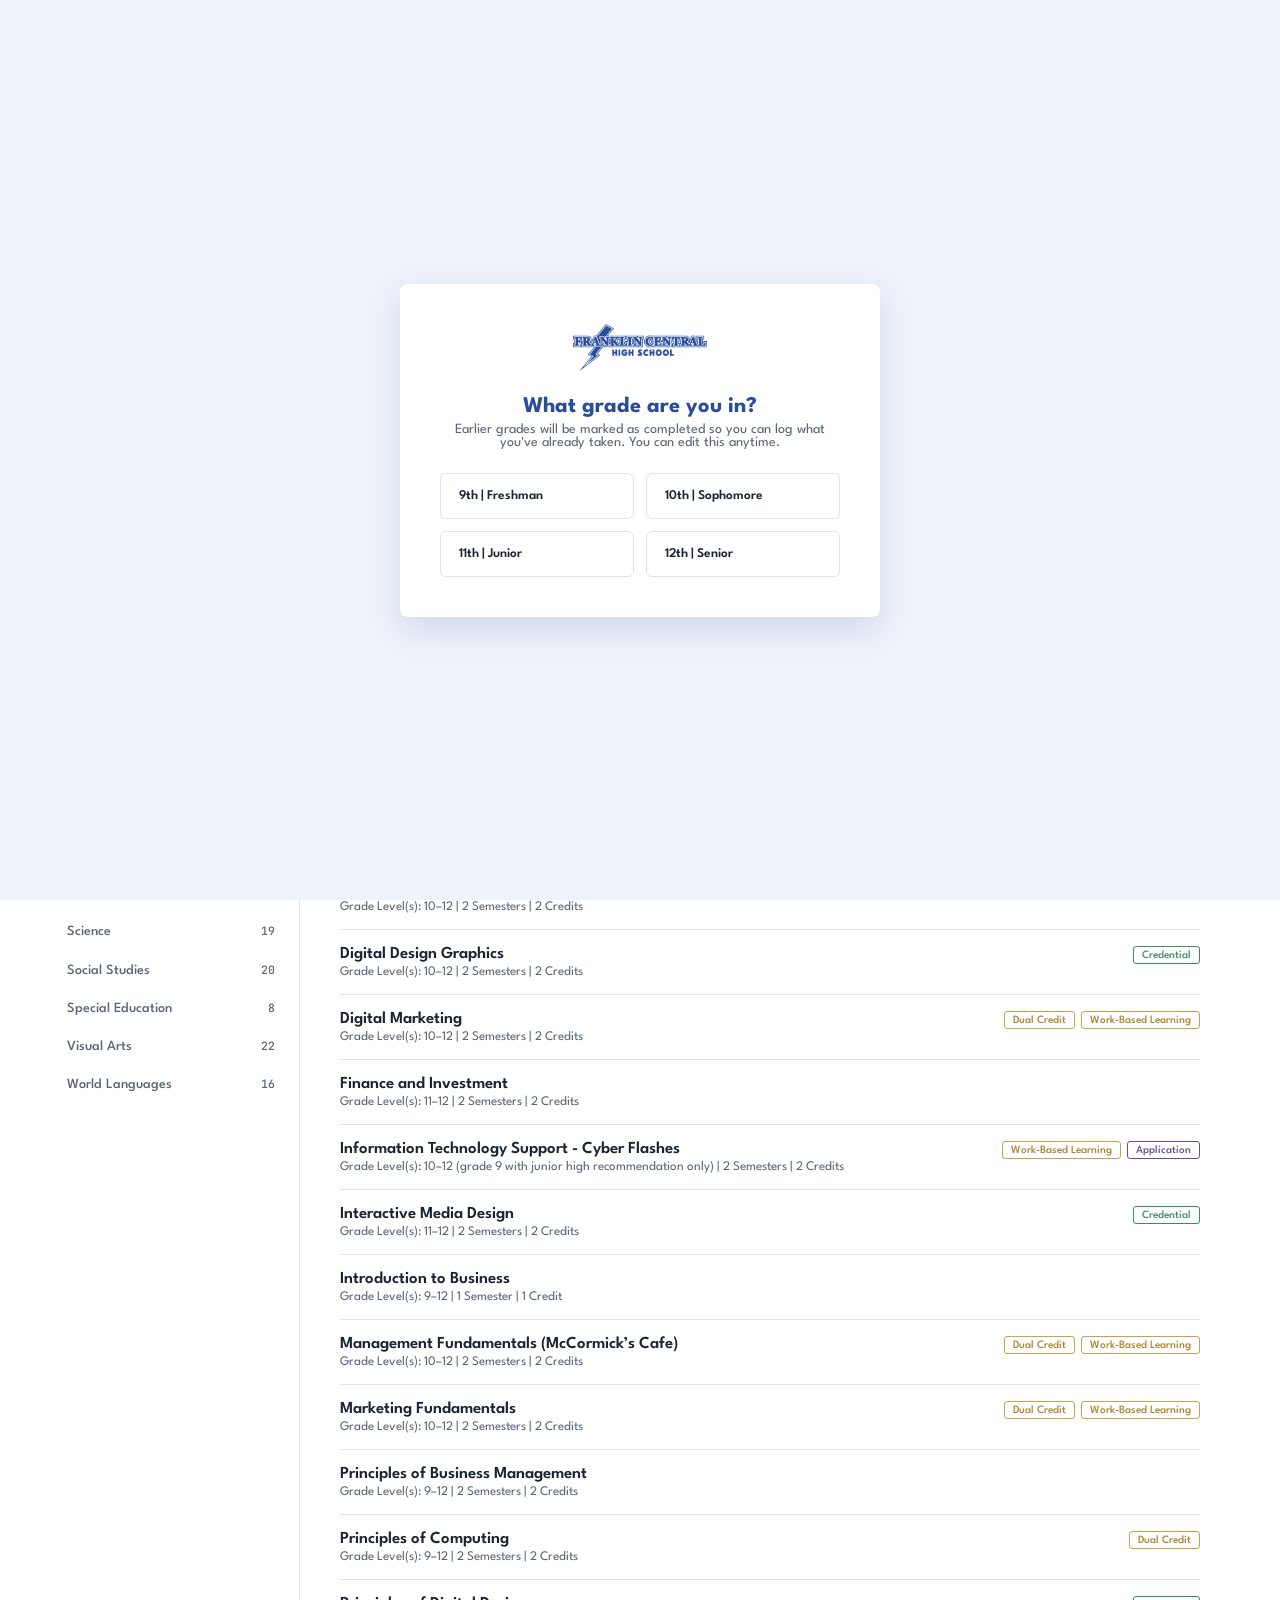
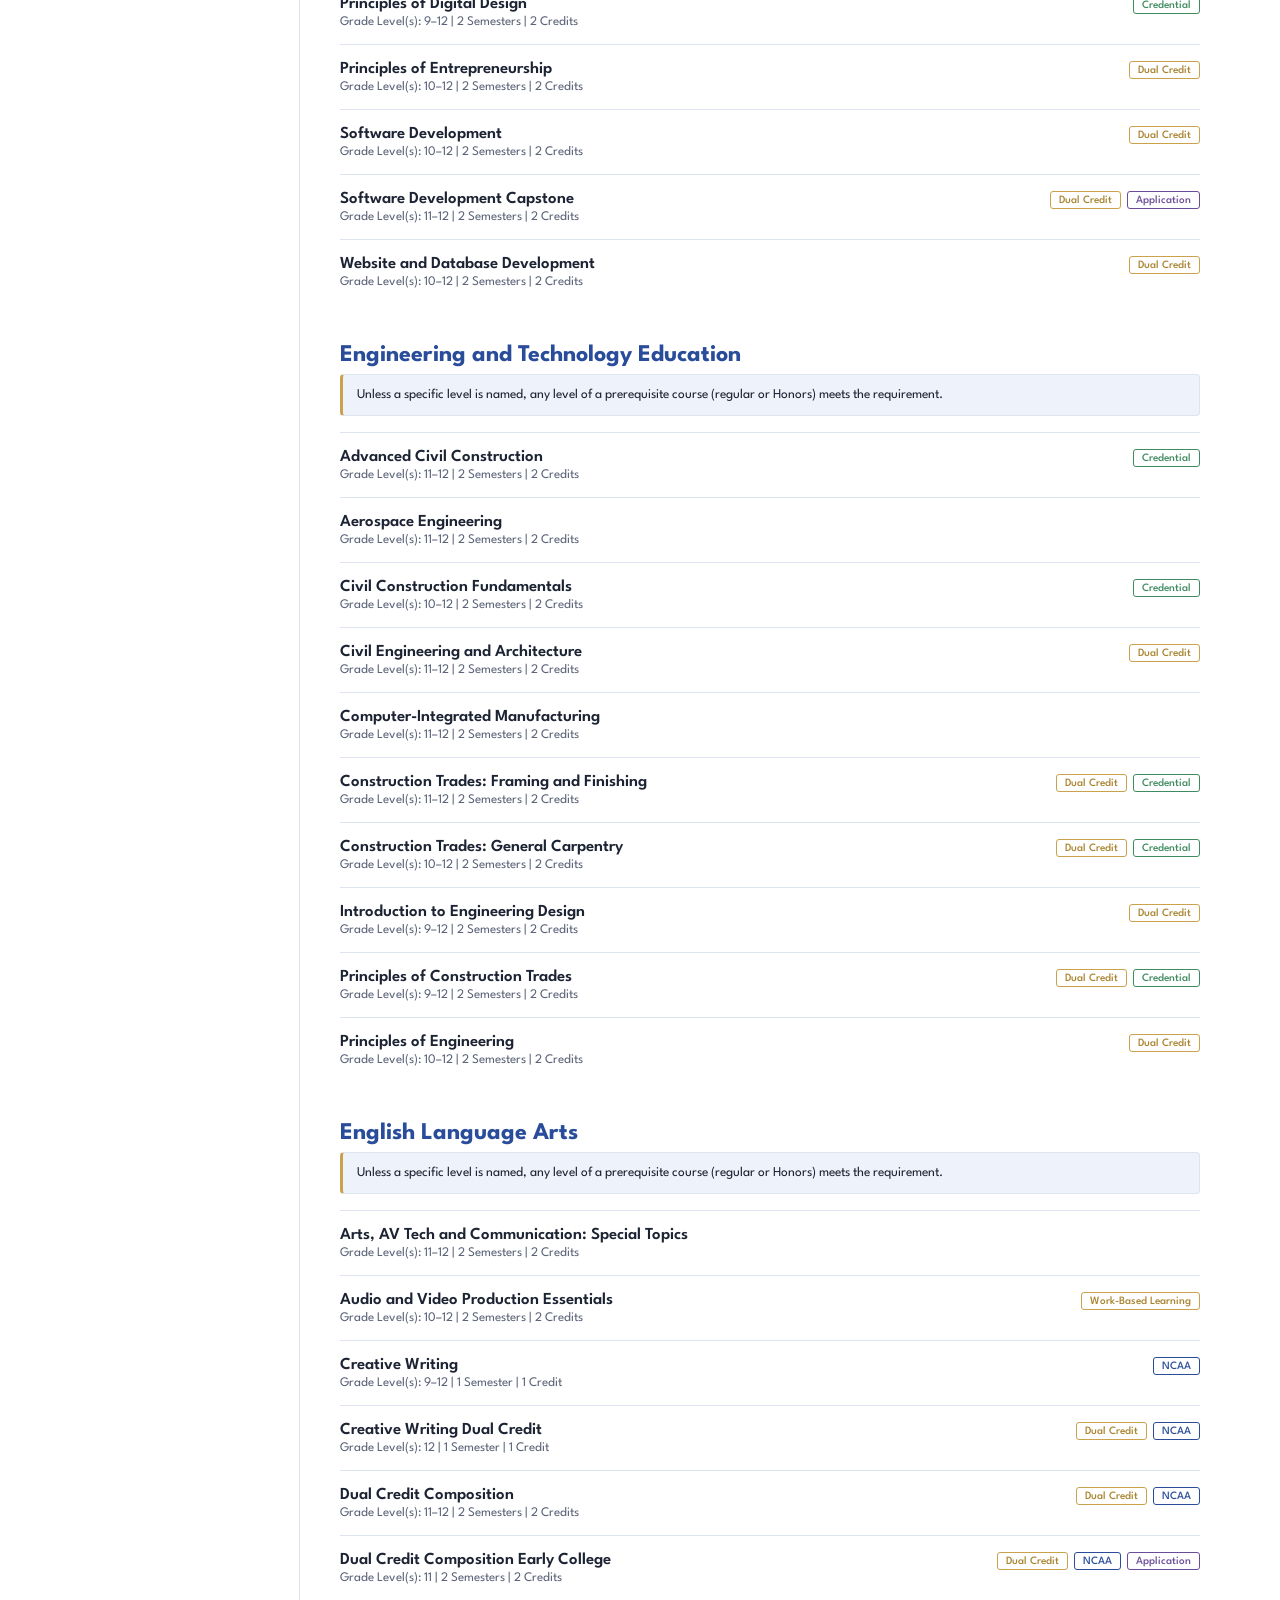
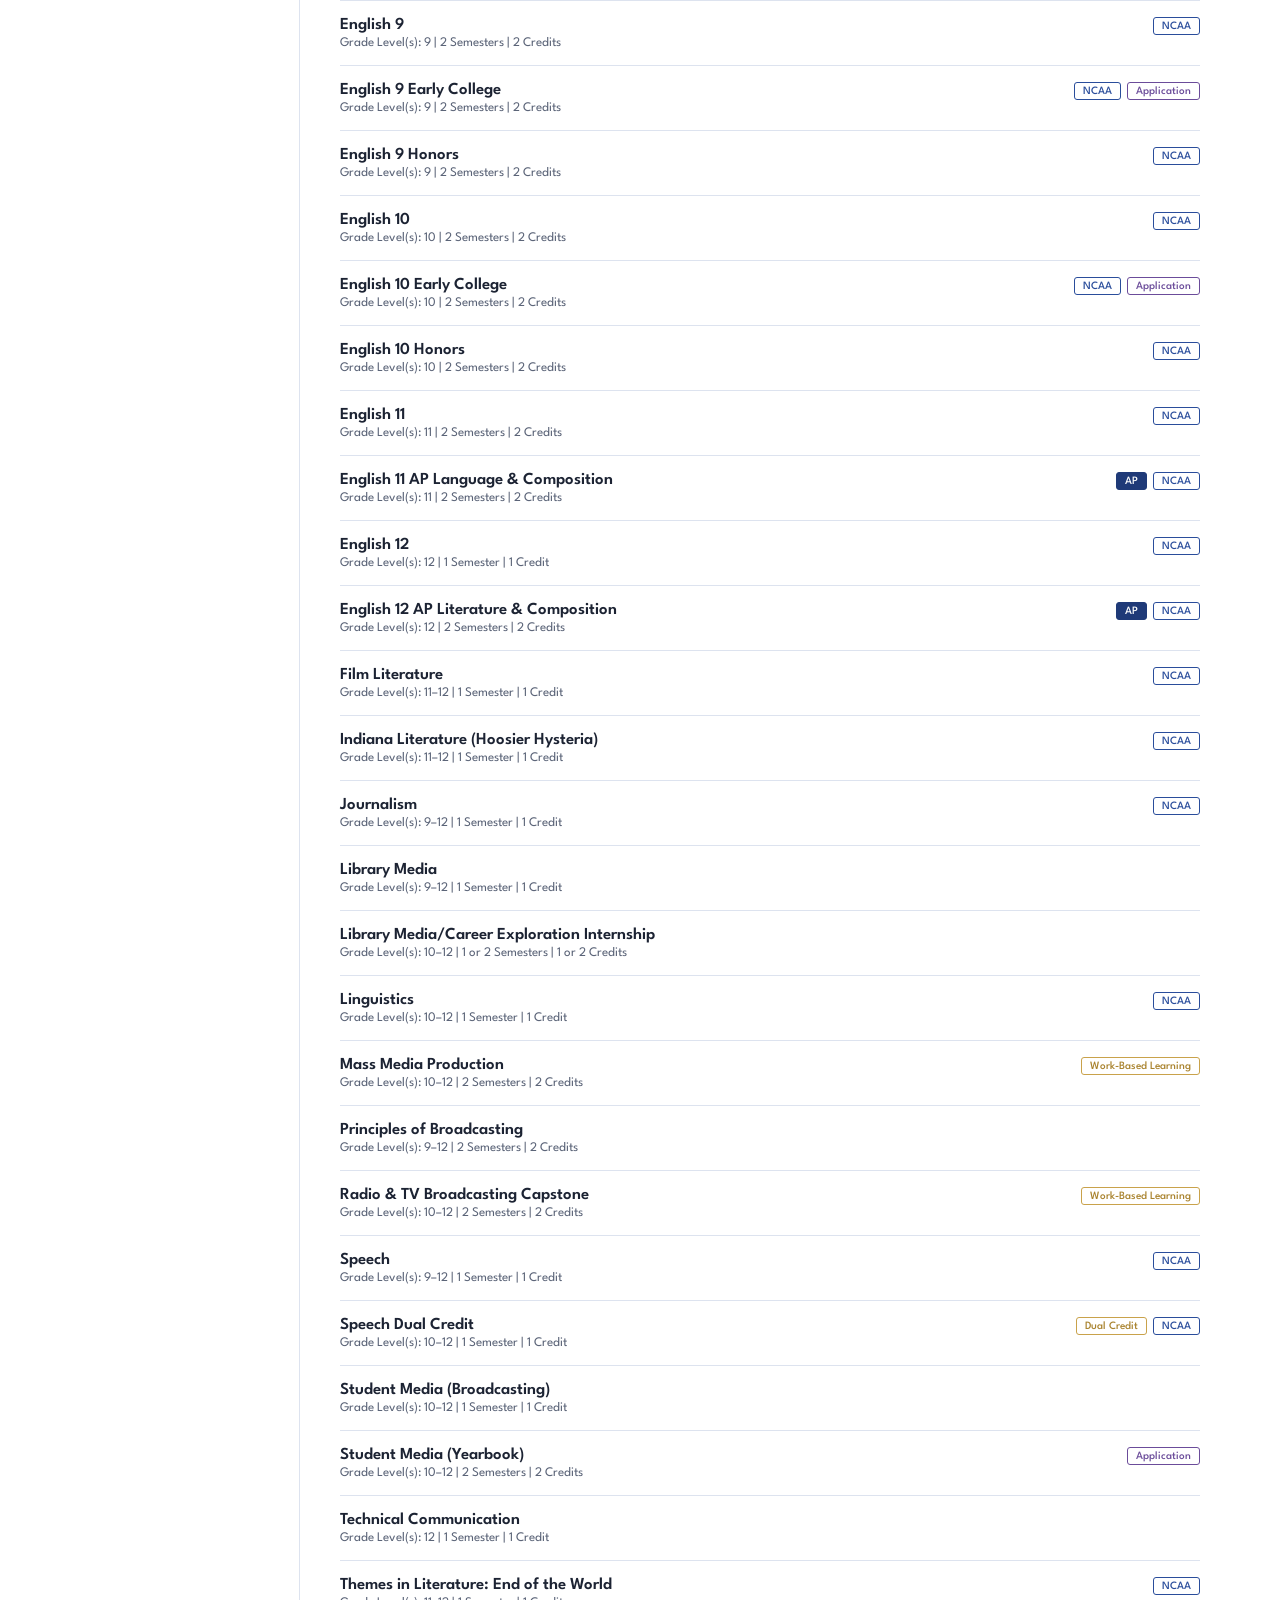
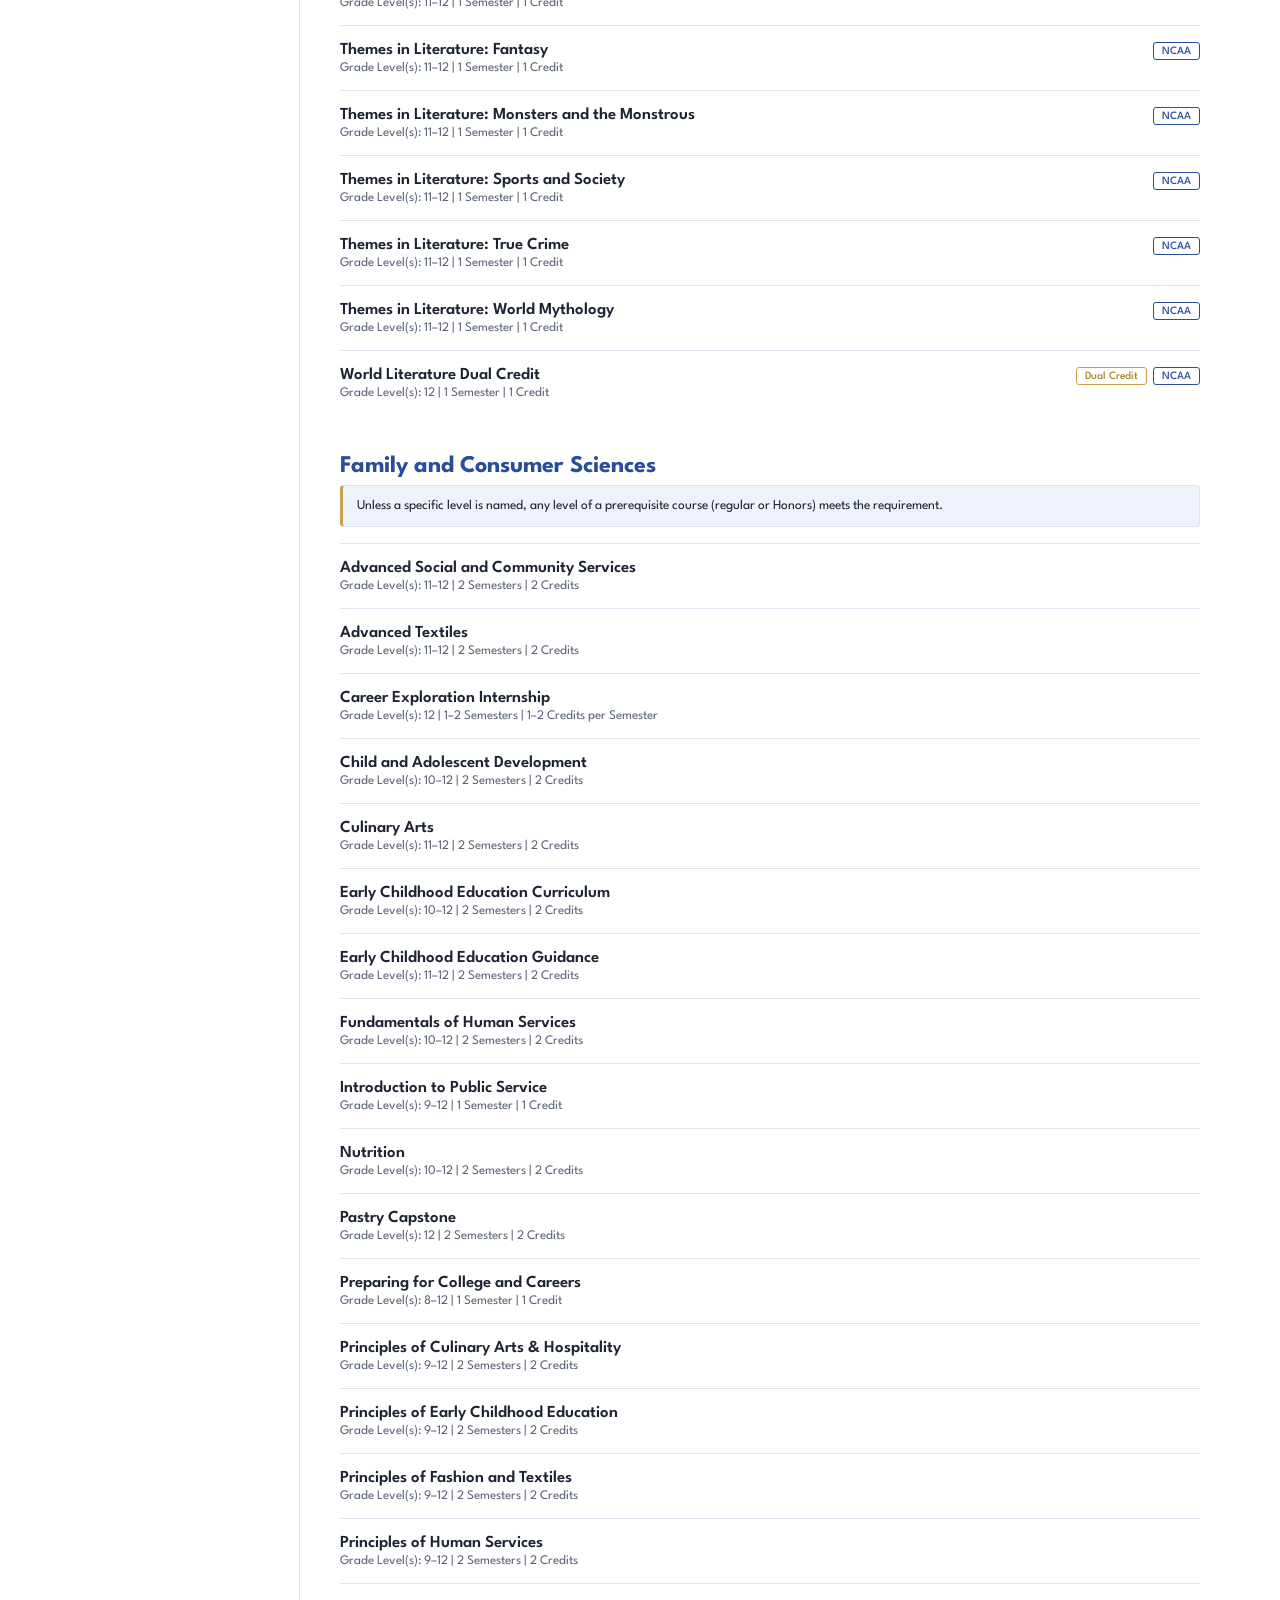
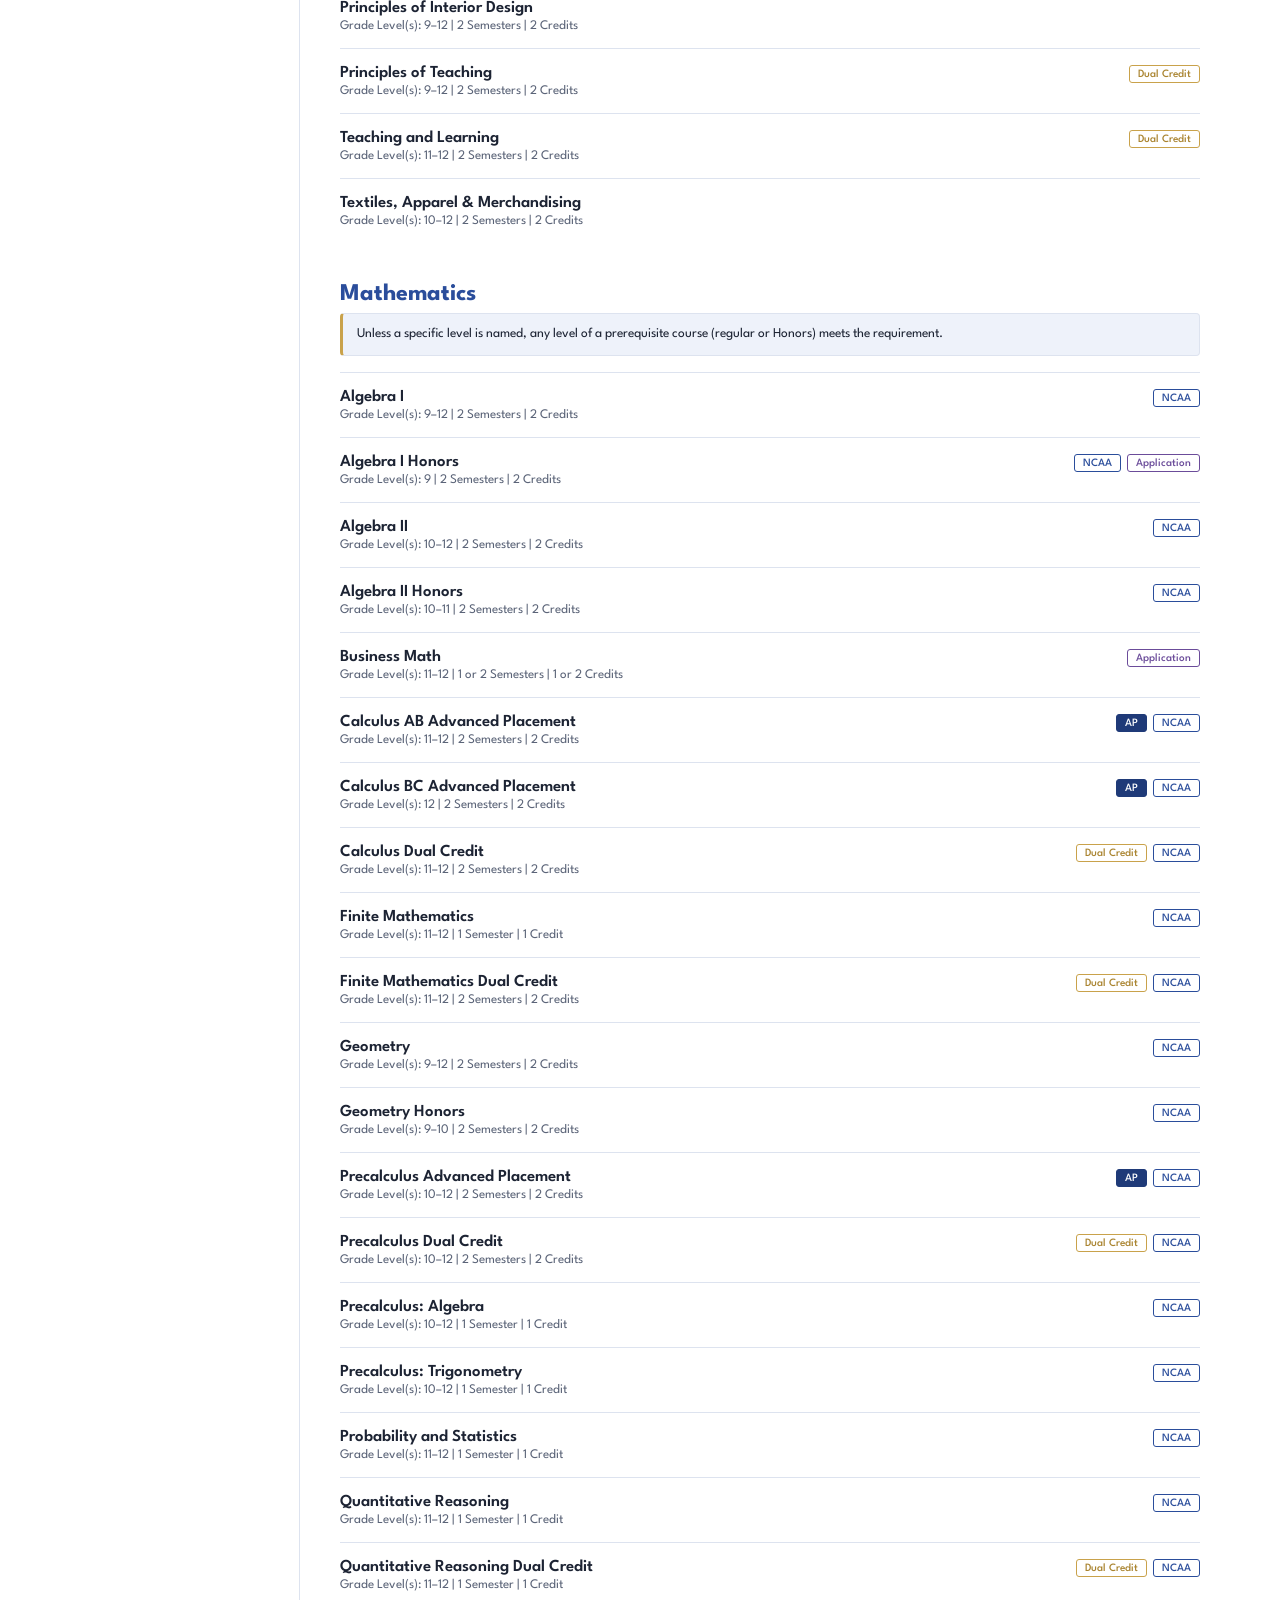
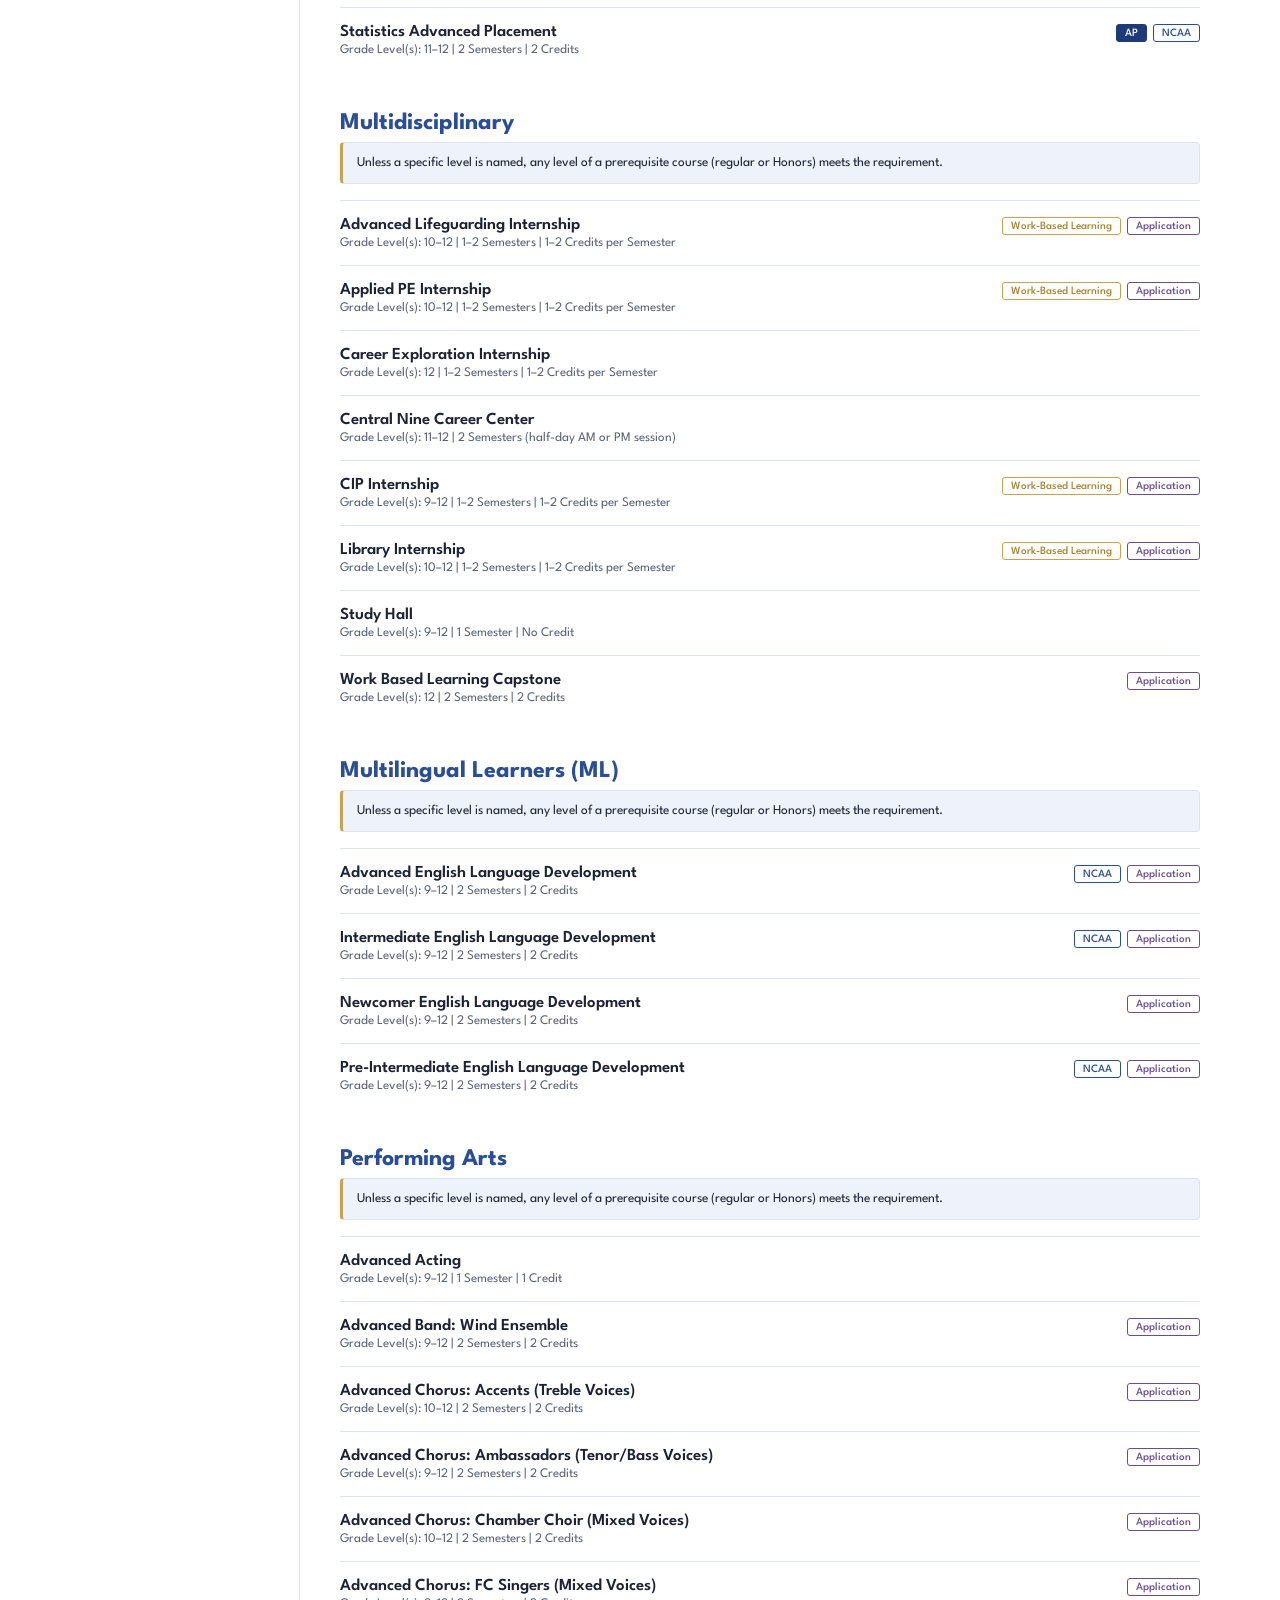
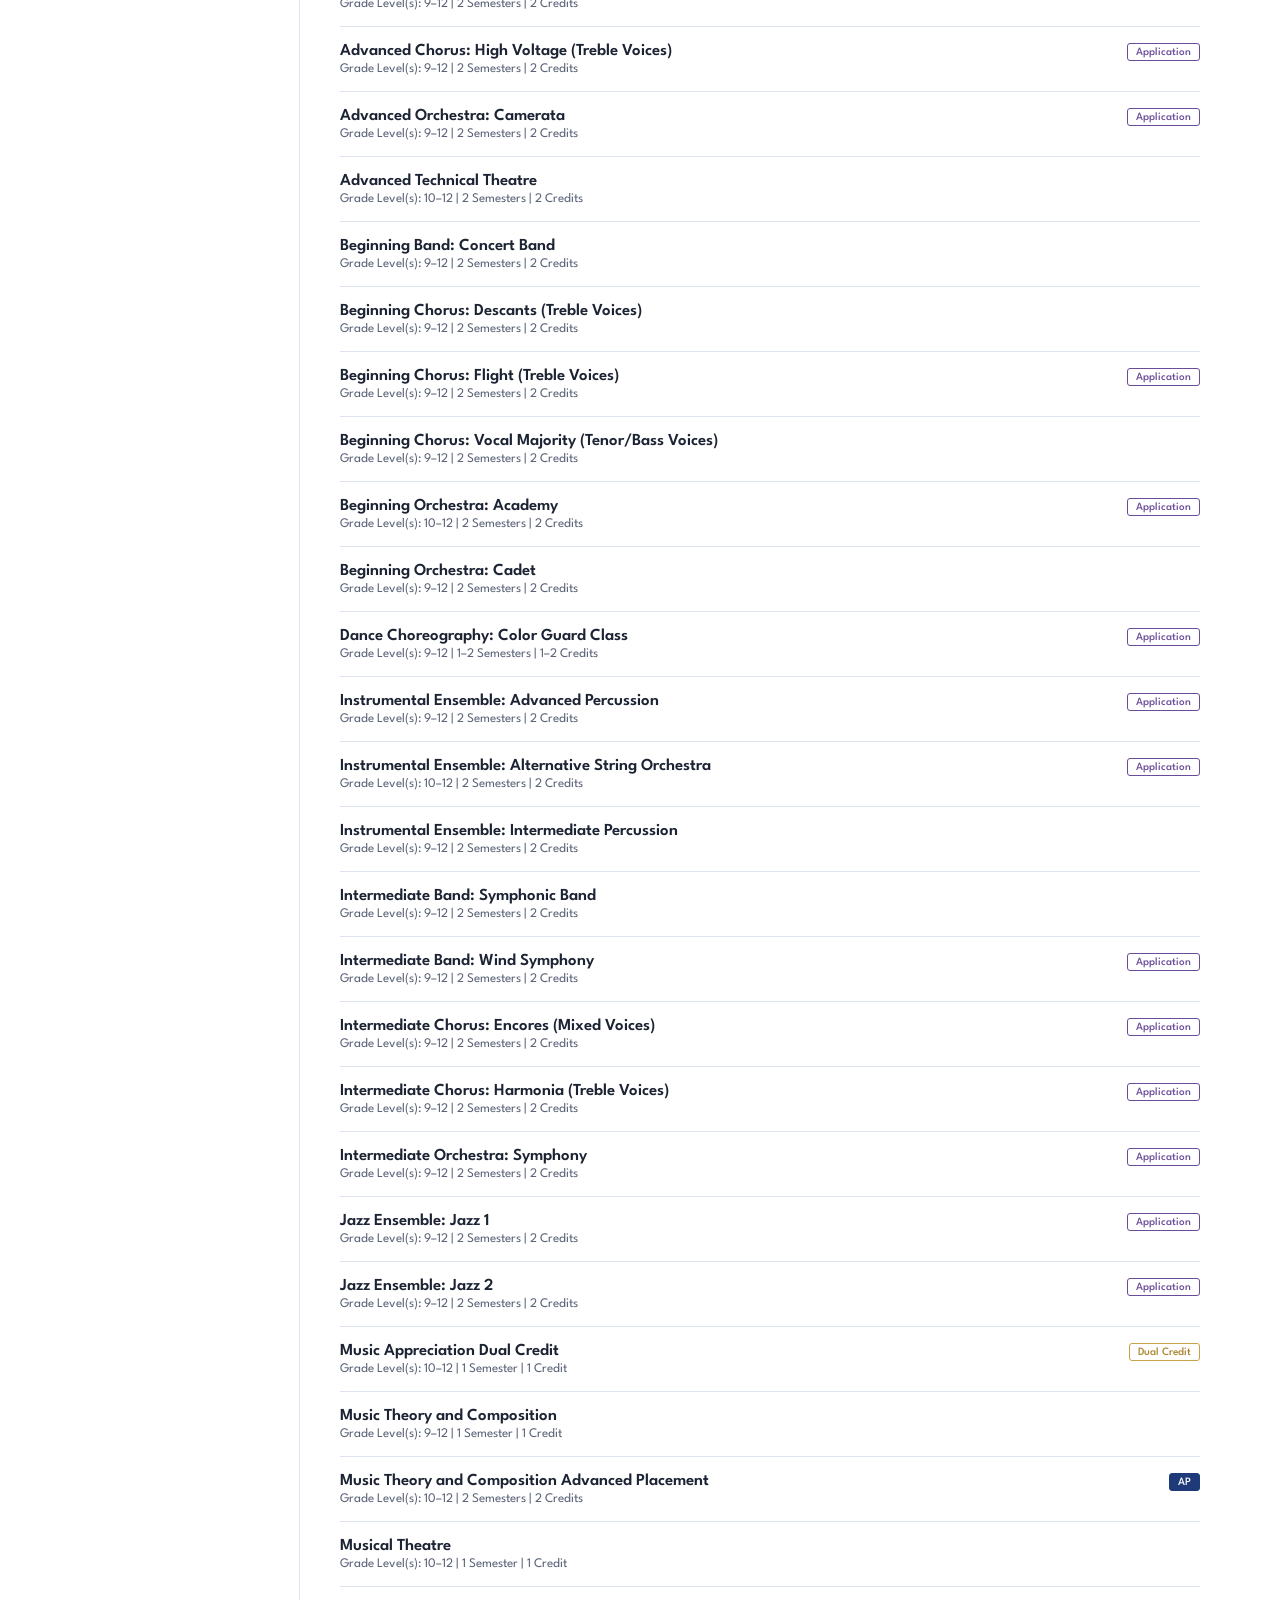
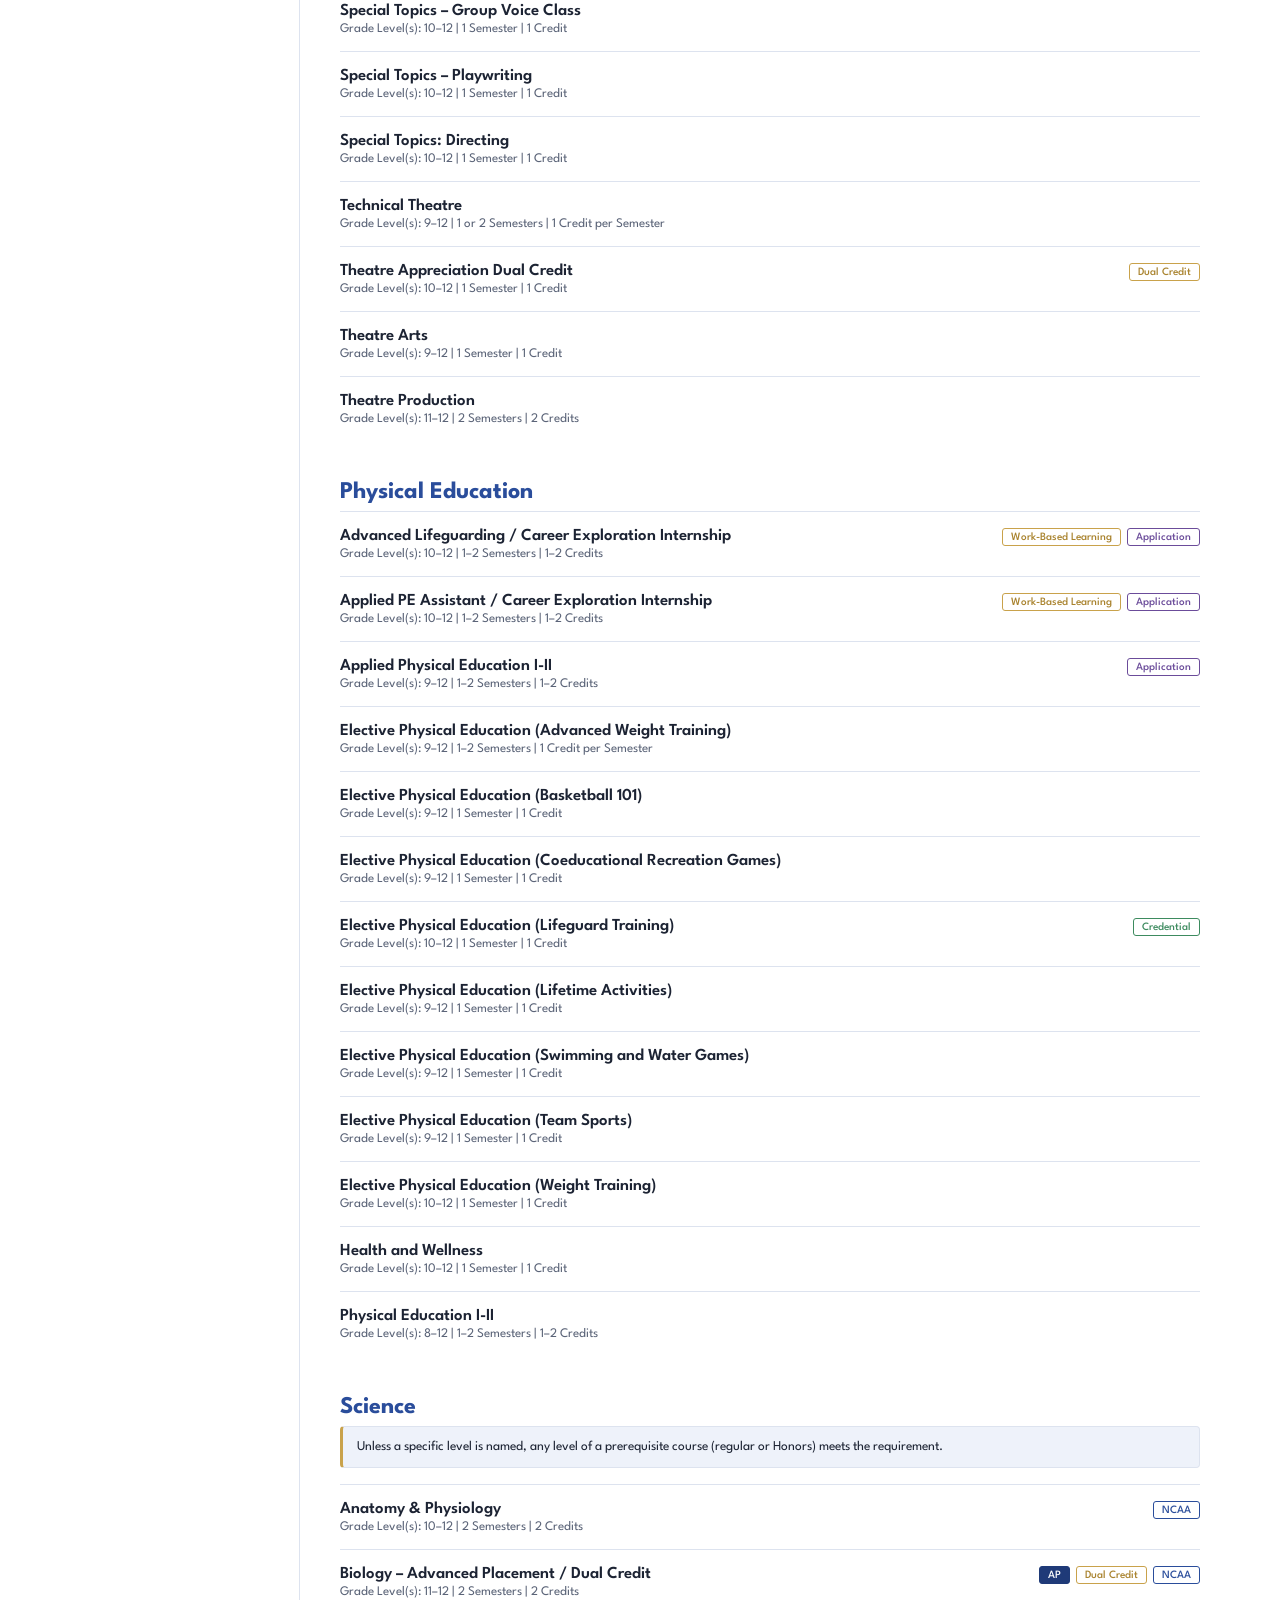
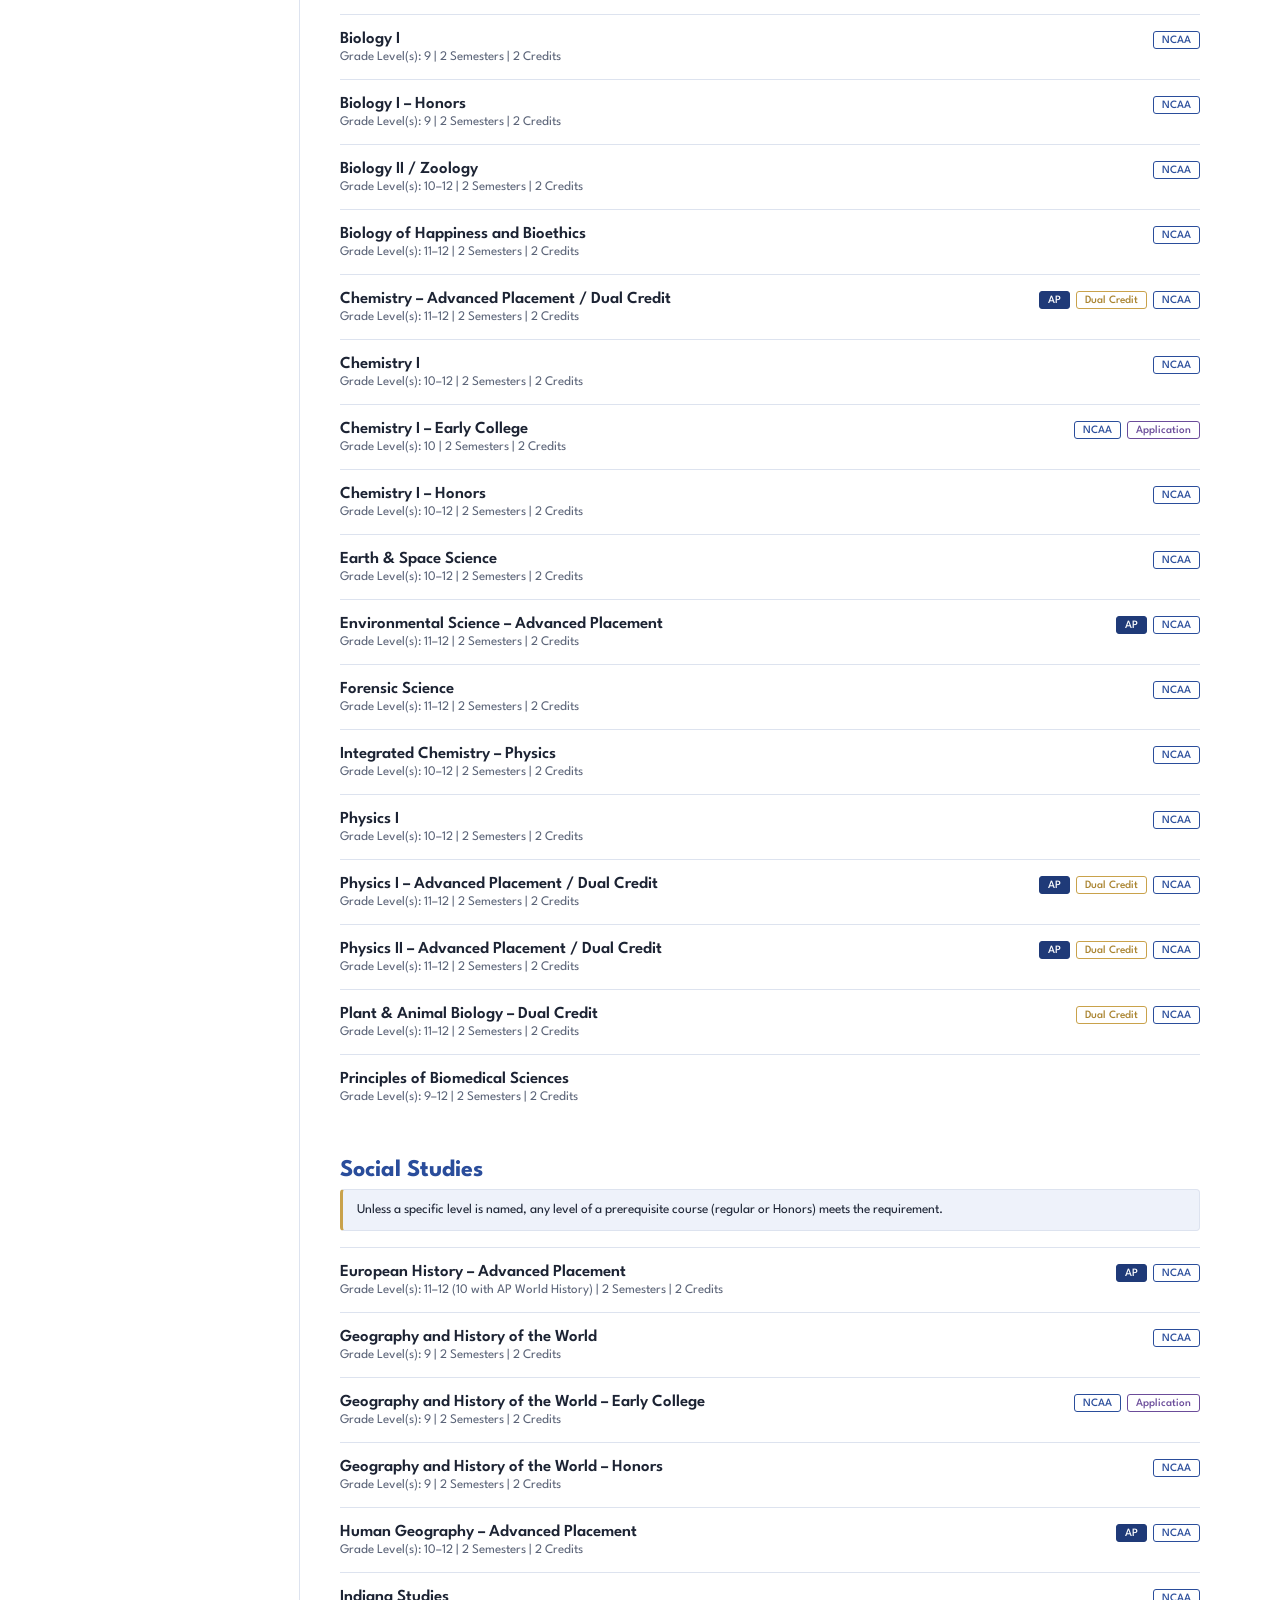
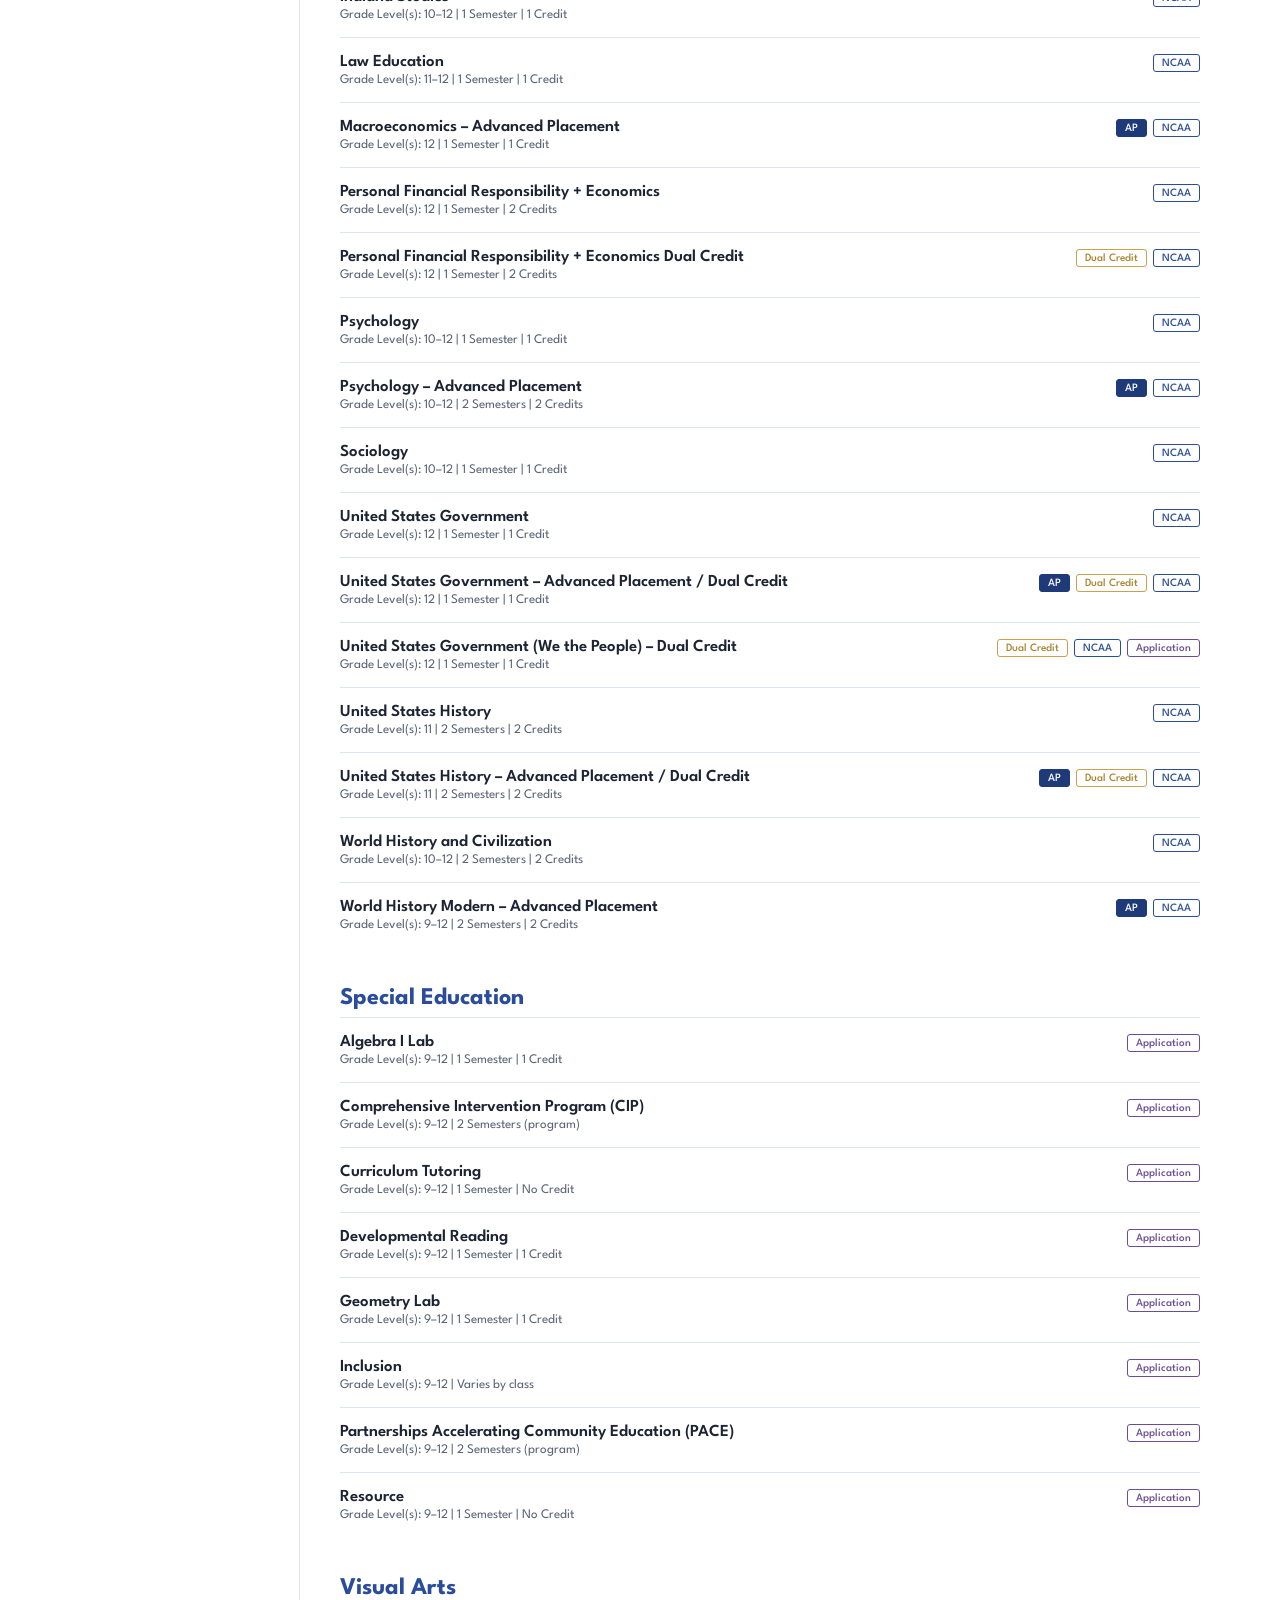
<file: index.html>
<!DOCTYPE html>
<html lang="en">
<head>
<meta charset="UTF-8">
<meta name="viewport" content="width=device-width, initial-scale=1.0">
<title>FCHS Course Planner</title>
<link rel="icon" href="assets/favicon.ico" sizes="any">
<link rel="icon" type="image/png" sizes="32x32" href="assets/favicon-32.png">
<link rel="icon" type="image/png" sizes="192x192" href="assets/favicon-192.png">
<link rel="apple-touch-icon" href="assets/apple-touch-icon.png">
<link rel="preconnect" href="https://fonts.googleapis.com">
<link href="https://fonts.googleapis.com/css2?family=League+Spartan:wght@400;500;600;700&family=JetBrains+Mono:wght@500&display=swap" rel="stylesheet">
<link rel="stylesheet" href="styles.css">
</head>
<body>

<div class="setup-overlay" id="setupOverlay">
  <div class="setup-card">
    <img src="assets/logo.png" alt="Franklin Central High School" class="setup-logo">
    <div id="setupGradeStep">
      <h2>What grade are you in?</h2>
      <p>Earlier grades will be marked as completed so you can log what you've already taken. You can edit this anytime.</p>
      <div class="setup-options grade-options">
        <button class="setup-option" data-grade="9">9th | Freshman</button>
        <button class="setup-option" data-grade="10">10th | Sophomore</button>
        <button class="setup-option" data-grade="11">11th | Junior</button>
        <button class="setup-option" data-grade="12">12th | Senior</button>
      </div>
    </div>
  </div>
</div>

<div class="setup-overlay" id="helpOverlay" style="display:none;">
  <div class="setup-card">
    <img src="assets/logo.png" alt="Franklin Central High School" class="setup-logo">
    <h2>How this site works</h2>
    <ul class="help-list">
      <li><strong>Course Catalog</strong> | browse by department, search, or filter (AP, dual credit, pathway, and more). Click a course to see full details.</li>
      <li><strong>My Schedule</strong> | click "Add to Schedule" on any course. It lands in Semester 1 or 2 automatically; toggle S1/S2 to move it. More than 7 in a semester goes to Alternatives.</li>
      <li><strong>Year tabs</strong> | Junior High through 12th Grade, each with its own schedule. Mark past years as completed to log real credit.</li>
      <li><strong>Indiana Diploma Progress</strong> | see how your planned courses add up against graduation requirements and readiness seals. Click any requirement to see exactly which courses count toward it.</li>
      <li><strong>Indiana College Core</strong> | tracks dual-credit and AP progress toward the 30-credit college certificate.</li>
    </ul>
    <button class="setup-option" id="helpCloseBtn" style="text-align:center;font-weight:600;color:var(--blue);">Got it</button>
  </div>
</div>

<header class="masthead">
  <div class="masthead-inner">
    <a href="./" id="homeLink" class="masthead-home" aria-label="Home: back to the Course Catalog" title="Home"><img src="assets/logo.png" alt="Franklin Central High School" class="masthead-logo"></a>
    <div>
      <h1>Course Planner</h1>
      <p class="masthead-sub">Build your schedule and track your progress toward graduation, readiness seals, and the Indiana College Core.</p>
    </div>
  </div>
  <div class="masthead-actions">
    <button class="who-btn" id="whoBtn">&#128100; <span id="whoBtnLabel">My Plan</span></button>
    <button class="change-plan-btn" id="changePlanBtn">Change Grade</button>
    <button class="print-btn" id="printOpenBtn">Print / Save</button>
    <button class="print-btn" id="shareOpenBtn" style="background:var(--gold);color:var(--ink);">Share Link</button>
  </div>
</header>

<nav class="year-tabs" id="yearTabs" style="display:none;">
  <!-- populated by app.js in Four-Year Builder mode -->
</nav>

<section class="schedule-tray" id="scheduleTray">
  <div class="schedule-tray-header">
    <h2 id="scheduleTitle">My Schedule</h2>
    <span class="schedule-count" id="scheduleCount">0 / 7 classes</span>
    <button class="schedule-collapse-btn" id="scheduleCollapseBtn" aria-label="Collapse schedule">&#9650;</button>
  </div>
  <div id="scheduleBody">
    <div class="semester-columns">
      <div class="semester-col">
        <h3>Semester 1</h3>
        <div id="sem1Items"><p class="schedule-empty">No courses yet.</p></div>
      </div>
      <div class="semester-col">
        <h3>Semester 2</h3>
        <div id="sem2Items"><p class="schedule-empty">No courses yet.</p></div>
      </div>
    </div>
    <div class="alternates-section">
      <h3>Alternatives <span class="alt-note">(beyond your 7 classes)</span></h3>
      <div id="alternateItems"><p class="schedule-empty">None yet.</p></div>
    </div>
  </div>
</section>

<nav class="view-tabs">
  <button class="view-tab active" data-view="catalog">Course Catalog</button>
  <button class="view-tab" data-view="progress">Indiana Diploma Progress</button>
  <button class="view-tab" data-view="icc">Indiana College Core Progress</button>
</nav>

<div id="catalogView">
  <div class="guide-notice" id="guideNotice" role="status" hidden></div>
  <div class="filter-row">
    <div class="search-wrap">
      <input type="text" id="searchInput" placeholder="Search courses&hellip;" autocomplete="off">
    </div>
    <button class="filters-toggle-btn" id="filtersToggleBtn">Filters</button>
  </div>
  <div class="filter-bar" id="filterBar" style="display:none;"><!-- populated by app.js --></div>

  <div class="layout">
    <nav class="dept-rail" id="deptRail" aria-label="Departments">
      <h3 class="dept-rail-heading">Departments</h3>
      <p class="dept-year" id="schoolYearLabel"></p>
      <div id="deptRailButtons"><!-- populated by app.js --></div>
    </nav>

    <main class="catalog" id="catalogMain">
      <p class="result-count" id="resultCount" aria-live="polite"></p>
      <div id="catalog"><!-- populated by catalog.js --></div>
      <footer class="site-footer"><p>Course information comes directly from the Franklin Central Course Description Guides. Course offerings depend on enrollment and staffing. Talk with your school counselor before making final course decisions.</p></footer>
    </main>
  </div>
</div>

<div class="progress-view" id="progressView" style="display:none;">
  <!-- populated by app.js -->
</div>

<div class="progress-view" id="iccView" style="display:none;">
  <!-- populated by app.js -->
</div>

<div class="detail-panel" id="detailPanel">
  <button class="detail-close" id="detailClose" aria-label="Close">&times;</button>
  <div id="detailContent"></div>
  <div class="add-btn-row" id="addBtnRow">
    <button class="add-btn" id="addBtn">Add to Schedule</button>
    <button class="add-btn alt-add-btn" id="addAltBtn">Add as Alternate</button>
  </div>
</div>
<div class="scrim" id="scrim"></div>

<div class="detail-panel" id="reqTrayPanel">
  <button class="detail-close" id="reqTrayClose" aria-label="Close">&times;</button>
  <div id="reqTrayContent"></div>
</div>
<div class="scrim" id="reqScrim"></div>

<div class="setup-overlay" id="printOverlay" style="display:none;">
  <div class="setup-card" style="max-width:520px;text-align:left;">
    <h2 style="text-align:center;">Print / Save</h2>
    <p style="text-align:center;">Choose what to include, then generate. You'll get the browser's print dialog &mdash; choose "Save as PDF" there to download instead of printing.</p>

    <div class="print-field">
      <label for="printStudentName">Student name (optional, appears on the document)</label>
      <input type="text" id="printStudentName" placeholder="e.g. Jordan Smith">
    </div>

    <div class="print-field">
      <label>Include</label>
      <div class="print-checkbox-list">
        <label><input type="checkbox" id="printSchedule" checked> My Schedule</label>
        <label><input type="checkbox" id="printDiploma" checked> Indiana Diploma Progress</label>
        <label><input type="checkbox" id="printICC"> Indiana College Core Progress</label>
      </div>
    </div>

    <div class="print-field" id="printYearsField">
      <label>Which years of the schedule?</label>
      <div class="print-checkbox-list" id="printYearsList"><!-- populated by app.js --></div>
    </div>

    <div class="print-field">
      <label><input type="checkbox" id="printSignatures" checked> Include signature lines (student, parent/guardian, counselor)</label>
    </div>

    <div class="setup-options" style="margin-top:8px;">
      <button class="setup-option" id="printGenerateBtn" style="text-align:center;font-weight:600;color:var(--blue);">Generate</button>
      <button class="setup-option" id="printCancelBtn" style="text-align:center;color:var(--ink-dim);">Cancel</button>
    </div>
  </div>
</div>

<div id="printDoc"></div>

<div class="setup-overlay" id="profileOverlay" style="display:none;">
  <div class="setup-card" style="max-width:440px;text-align:left;">
    <h2 style="text-align:center;">Whose plan is this?</h2>
    <p style="text-align:center;">Switch between students, or add a new one. No password needed &mdash; anyone using this device can switch between profiles.</p>

    <div id="profileList" class="profile-list"><!-- populated by app.js --></div>

    <div class="print-field" style="margin-top:18px;">
      <label>Add a schedule</label>
      <div style="display:flex;gap:8px;">
        <input type="text" id="newChildName" placeholder="e.g. Jordan" style="flex:1;padding:9px 12px;border:1px solid var(--line);border-radius:4px;font-family:var(--font);font-size:0.9rem;">
        <button class="filter-chip" id="addChildBtn" style="border-radius:4px;">Add</button>
      </div>
    </div>

    <button class="setup-option" id="profilePanelCloseBtn" style="text-align:center;color:var(--ink-dim);margin-top:16px;">Close</button>
  </div>
</div>

<div class="setup-overlay" id="shareOverlay" style="display:none;">
  <div class="setup-card" style="max-width:520px;text-align:left;">
    <h2 style="text-align:center;">Share this plan</h2>
    <p style="text-align:center;">This link contains the full plan (schedule, diploma progress, and ICC progress) as it looks right now. Anyone who opens it sees a read-only snapshot &mdash; it won't update if you change the plan later.</p>
    <div class="print-field">
      <label>Link</label>
      <input type="text" id="shareLinkOutput" readonly style="width:100%;padding:9px 12px;border:1px solid var(--line);border-radius:4px;font-family:var(--mono);font-size:0.78rem;">
    </div>
    <div class="setup-options">
      <button class="setup-option" id="shareCopyBtn" style="text-align:center;font-weight:600;color:var(--blue);">Copy Link</button>
      <button class="setup-option" id="shareCloseBtn" style="text-align:center;color:var(--ink-dim);">Close</button>
    </div>
  </div>
</div>

<div id="readOnlyBanner" style="display:none;">
  <span>&#128065; Viewing <strong id="readOnlyName">a shared plan</strong> &mdash; read-only snapshot</span>
  <button class="filter-chip" id="saveCopyBtn" style="border-radius:4px;">Save a Copy</button>
</div>

<div class="setup-overlay" id="saveCopyOverlay" style="display:none;">
  <div class="setup-card" style="max-width:460px;text-align:left;">
    <h2 style="text-align:center;">Save this plan</h2>
    <div id="saveCopyReplaceOption" style="display:none;margin-bottom:14px;">
      <button class="setup-option" id="saveCopyReplaceBtn" style="text-align:center;font-weight:600;color:#C9453E;"></button>
    </div>
    <div class="print-field">
      <label>Save as new, under this name</label>
      <input type="text" id="saveCopyNewName" style="width:100%;padding:9px 12px;border:1px solid var(--line);border-radius:4px;font-family:var(--font);font-size:0.9rem;">
    </div>
    <div class="setup-options">
      <button class="setup-option" id="saveCopyNewBtn" style="text-align:center;font-weight:600;color:var(--blue);">Save as New</button>
      <button class="setup-option" id="saveCopyCancelBtn" style="text-align:center;color:var(--ink-dim);">Cancel</button>
    </div>
  </div>
</div>

<div id="readOnlyView" style="display:none;"></div>

<script src="guides-parser.js"></script>
<script src="guides-builder.js"></script>
<script src="catalog.js"></script>
<script src="app.js"></script>
</body>
</html>
</file>
<file: styles.css>
:root {
  --blue: #2A4D9B;
  --blue-dark: #1F3A78;
  --blue-pale: #EEF2FA;
  --white: #FFFFFF;
  --ink: #1C2333;
  --ink-dim: #5B6478;
  --line: #DDE3EF;
  --gold: #C9A24B;
  --font: 'League Spartan', sans-serif;
  --mono: 'JetBrains Mono', monospace;
}

* { box-sizing: border-box; }

body {
  margin: 0;
  background: var(--white);
  color: var(--ink);
  font-family: var(--font);
  -webkit-font-smoothing: antialiased;
}

/* ---- Masthead ---- */
.masthead {
  padding: 28px 40px;
  border-bottom: 3px solid var(--blue);
  display: flex;
  justify-content: space-between;
  align-items: center;
  flex-wrap: wrap;
  gap: 24px;
}
.masthead-inner {
  display: flex;
  align-items: center;
  gap: 20px;
}
.masthead-logo {
  height: 56px;
  width: auto;
}
.masthead h1 {
  font-family: var(--font);
  font-weight: 700;
  font-size: 1.9rem;
  margin: 0;
  color: var(--blue);
  letter-spacing: -0.01em;
}
.masthead-sub {
  margin: 2px 0 0;
  color: var(--ink-dim);
  font-size: 0.92rem;
}
/* ---- Filter row (search + Filters toggle) ---- */
.filter-row {
  max-width: 1200px;
  margin: 0 auto;
  padding: 14px 40px 0;
  display: flex;
  gap: 10px;
  align-items: center;
}
.search-wrap { flex: 1; max-width: 320px; }
#searchInput {
  background: var(--white);
  border: 1.5px solid var(--line);
  color: var(--ink);
  padding: 11px 16px;
  border-radius: 4px;
  font-family: var(--font);
  font-size: 0.95rem;
  width: 100%;
}
#searchInput:focus {
  outline: 2px solid var(--blue);
  outline-offset: 1px;
  border-color: var(--blue);
}
#searchInput::placeholder { color: var(--ink-dim); }
.filters-toggle-btn {
  background: var(--white);
  border: 1.5px solid var(--line);
  color: var(--ink);
  font-family: var(--font);
  font-weight: 600;
  font-size: 0.85rem;
  padding: 10px 16px;
  border-radius: 4px;
  cursor: pointer;
}
.filters-toggle-btn:hover { border-color: var(--blue); color: var(--blue); }
.filters-toggle-btn.active { background: var(--blue); color: var(--white); border-color: var(--blue); }

/* ---- Schedule tray ---- */
.schedule-tray {
  border-bottom: 1px solid var(--line);
  padding: 20px 40px;
  max-width: 1200px;
  margin: 0 auto;
  background: var(--blue-pale);
}
.schedule-tray-header {
  display: flex;
  align-items: baseline;
  gap: 12px;
  margin-bottom: 10px;
}
.schedule-tray-header h2 {
  font-family: var(--font);
  font-weight: 700;
  font-size: 1.15rem;
  margin: 0;
  color: var(--blue);
}
.schedule-count {
  font-family: var(--mono);
  font-size: 0.75rem;
  color: var(--ink-dim);
}
.schedule-collapse-btn {
  margin-left: auto;
  background: none;
  border: 1px solid var(--line);
  color: var(--ink-dim);
  border-radius: 4px;
  width: 26px;
  height: 26px;
  font-size: 0.65rem;
  cursor: pointer;
  transition: transform 0.2s ease;
}
.schedule-collapse-btn:hover { border-color: var(--blue); color: var(--blue); }
.schedule-collapse-btn.collapsed { transform: rotate(180deg); }
#scheduleBody { transition: none; }
.schedule-tray.collapsed #scheduleBody { display: none; }
.schedule-empty {
  color: var(--ink-dim);
  font-size: 0.88rem;
  margin: 0;
}
.schedule-items {
  display: flex;
  flex-direction: column;
  gap: 8px;
}
.schedule-row {
  display: flex;
  flex-direction: column;
  gap: 8px;
  background: var(--white);
  border: 1px solid var(--line);
  border-left: 3px solid var(--blue);
  border-radius: 4px;
  padding: 12px 14px;
  cursor: pointer;
}
.schedule-row:hover { border-left-color: var(--gold); }
.schedule-row-top {
  display: flex;
  align-items: center;
  gap: 10px;
}
.schedule-row-main { flex: 1; min-width: 0; }
.schedule-row-title {
  flex: 1;
  min-width: 0;
  font-family: var(--font);
  font-weight: 600;
  font-size: 0.95rem;
  margin: 0;
  color: var(--ink);
  white-space: nowrap;
  overflow: hidden;
  text-overflow: ellipsis;
}
.schedule-row-meta {
  font-size: 0.8rem;
  color: var(--ink-dim);
  margin: 0;
}
.schedule-row-details {
  font-size: 0.8rem;
  color: var(--ink-dim);
  margin: 4px 0 0;
  line-height: 1.4;
}
.schedule-chip-remove {
  background: none;
  border: none;
  color: var(--ink-dim);
  cursor: pointer;
  font-size: 1.2rem;
  line-height: 1;
  padding: 2px 4px;
  flex-shrink: 0;
}
.schedule-chip-remove:hover { color: var(--blue); }

/* ---- Layout ---- */
.layout {
  display: grid;
  grid-template-columns: 260px 1fr;
  max-width: 1200px;
  margin: 0 auto;
}
@media (max-width: 780px) {
  .layout { grid-template-columns: 1fr; }
  .dept-rail { flex-direction: row; flex-wrap: nowrap; overflow-x: auto; -webkit-overflow-scrolling: touch; border-right: none; border-bottom: 1px solid var(--line); }
  .dept-item { white-space: nowrap; flex-shrink: 0; }
  .year-tabs { flex-wrap: nowrap; overflow-x: auto; -webkit-overflow-scrolling: touch; }
  .year-tab { flex-shrink: 0; }
  .filter-bar { flex-wrap: nowrap; overflow-x: auto; -webkit-overflow-scrolling: touch; }
  .filter-group { flex-shrink: 0; }
  .masthead-logo { height: 40px; }
}

/* ---- Department rail ---- */
.dept-rail {
  display: flex;
  flex-direction: column;
  border-right: 1px solid var(--line);
  padding: 20px 0;
}
.dept-item {
  background: none;
  border: none;
  color: var(--ink-dim);
  text-align: left;
  padding: 10px 24px;
  font-family: var(--font);
  font-size: 0.88rem;
  font-weight: 500;
  cursor: pointer;
  border-left: 3px solid transparent;
  white-space: normal;
  line-height: 1.3;
  display: flex;
  justify-content: space-between;
  gap: 8px;
  align-items: baseline;
}
.dept-item:hover { color: var(--ink); background: var(--blue-pale); }
.dept-item.active {
  color: var(--blue);
  border-left-color: var(--blue);
  background: var(--blue-pale);
  font-weight: 700;
}
.dept-count {
  color: var(--ink-dim);
  font-family: var(--mono);
  font-size: 0.72rem;
  flex-shrink: 0;
}

/* ---- Catalog / ledger ---- */
.catalog { padding: 24px 40px 80px; }
.dept-heading {
  font-family: var(--font);
  font-weight: 700;
  font-size: 1.5rem;
  color: var(--blue);
  margin: 8px 0 20px;
}

.course-row {
  display: grid;
  grid-template-columns: 1fr auto;
  gap: 16px;
  padding: 16px 0;
  border-top: 1px solid var(--line);
  cursor: pointer;
  align-items: start;
}
.course-row:hover .course-title { color: var(--blue); }
.course-title {
  font-family: var(--font);
  font-weight: 600;
  font-size: 1.05rem;
  margin: 0 0 4px;
  color: var(--ink);
}
.course-meta {
  color: var(--ink-dim);
  font-size: 0.82rem;
  display: flex;
  gap: 12px;
  flex-wrap: wrap;
}
.course-code {
  font-family: var(--mono);
  font-size: 0.72rem;
  color: var(--ink-dim);
}
.badges { display: flex; gap: 6px; flex-shrink: 0; flex-wrap: wrap; justify-content: flex-end; max-width: 220px; }
.badge {
  font-size: 0.7rem;
  font-family: var(--font);
  font-weight: 500;
  padding: 3px 8px;
  border-radius: 3px;
  border: 1px solid var(--line);
  color: var(--ink-dim);
  white-space: nowrap;
}
.badge.dual { border-color: var(--gold); color: #A9832E; }
.badge.req { border-color: var(--blue); color: var(--blue); }
.badge.ap { border-color: var(--blue-dark); color: var(--white); background: var(--blue-dark); }
.badge.inschedule { border-color: var(--blue); color: var(--white); background: var(--blue); }

.empty-state {
  color: var(--ink-dim);
  padding: 40px 0;
  font-size: 0.95rem;
}

/* ---- Detail panel ---- */
.detail-panel {
  position: fixed;
  top: 0; right: -440px;
  width: 420px; max-width: 92vw;
  height: 100%;
  background: var(--white);
  border-left: 1px solid var(--line);
  padding: 32px;
  overflow-y: auto;
  transition: right 0.25s ease;
  z-index: 20;
  box-shadow: -8px 0 24px rgba(0,0,0,0.06);
}
.detail-panel.open { right: 0; }
.detail-close {
  position: absolute;
  top: 20px; right: 20px;
  background: none; border: none;
  color: var(--ink-dim);
  font-size: 1.4rem;
  cursor: pointer;
  line-height: 1;
}
.detail-close:hover { color: var(--blue); }
.scrim {
  position: fixed; inset: 0;
  background: rgba(28,35,51,0.35);
  opacity: 0; pointer-events: none;
  transition: opacity 0.2s ease;
  z-index: 15;
}
.scrim.open { opacity: 1; pointer-events: auto; }

#detailContent h2 {
  font-family: var(--font);
  font-weight: 700;
  font-size: 1.4rem;
  margin: 0 0 4px;
  padding-right: 24px;
  color: var(--blue);
}
#detailContent .detail-code {
  font-family: var(--mono);
  font-size: 0.78rem;
  color: var(--ink-dim);
  margin-bottom: 20px;
}
#detailContent h3 {
  font-family: var(--font);
  font-size: 0.78rem;
  color: var(--blue);
  margin: 22px 0 8px;
  font-weight: 700;
}
#detailContent p, #detailContent li {
  font-size: 0.9rem;
  line-height: 1.55;
  color: var(--ink);
  margin: 0 0 6px;
}
#detailContent ul { margin: 0; padding-left: 18px; }
.dc-block {
  background: var(--blue-pale);
  border: 1px solid var(--line);
  border-radius: 4px;
  padding: 14px 16px;
  font-size: 0.86rem;
}
.dc-block strong { color: var(--blue); }

.add-btn-row { margin-top: 28px; display: flex; flex-direction: column; gap: 8px; }
.add-btn {
  display: block;
  width: 100%;
  padding: 12px;
  background: var(--blue);
  color: var(--white);
  border: none;
  border-radius: 4px;
  font-family: var(--font);
  font-weight: 600;
  font-size: 0.9rem;
  cursor: pointer;
}
.add-btn:hover { background: var(--blue-dark); }
.add-btn.added {
  background: var(--white);
  color: var(--blue);
  border: 1.5px solid var(--blue);
}
.add-btn.alt-add-btn {
  background: var(--white);
  color: var(--ink);
  border: 1.5px solid var(--line);
}
.add-btn.alt-add-btn:hover { border-color: var(--gold); color: #A9832E; background: var(--white); }

/* ---- View tabs ---- */
.view-tabs {
  max-width: 1200px;
  margin: 0 auto;
  padding: 0 40px;
  display: flex;
  gap: 4px;
  border-bottom: 1px solid var(--line);
}
.view-tab {
  background: none;
  border: none;
  border-bottom: 3px solid transparent;
  padding: 14px 18px 12px;
  font-family: var(--font);
  font-weight: 600;
  font-size: 0.92rem;
  color: var(--ink-dim);
  cursor: pointer;
}
.view-tab:hover { color: var(--ink); }
.view-tab.active { color: var(--blue); border-bottom-color: var(--blue); }

/* ---- Progress view ---- */
.progress-view {
  max-width: 1200px;
  margin: 0 auto;
  padding: 28px 40px 80px;
}
.progress-intro {
  color: var(--ink-dim);
  font-size: 0.9rem;
  max-width: 68ch;
  line-height: 1.6;
  margin: 0 0 28px;
}
.progress-section-title {
  font-family: var(--font);
  font-weight: 700;
  font-size: 1.3rem;
  color: var(--blue);
  margin: 40px 0 16px;
  padding-top: 24px;
  border-top: 1px solid var(--line);
}
.progress-section-title:first-of-type { border-top: none; padding-top: 0; margin-top: 0; }

.diploma-grid {
  display: grid;
  grid-template-columns: repeat(auto-fit, minmax(280px, 1fr));
  gap: 16px;
}
.prog-card {
  border: 1px solid var(--line);
  border-radius: 6px;
  padding: 16px 18px;
  background: var(--white);
  position: relative;
  transition: box-shadow 0.15s ease, border-color 0.15s ease, transform 0.15s ease;
}
.prog-card[data-reqcat], .prog-card[data-icccat], .prog-card[data-icctotal] {
  padding-right: 34px; /* room for chevron */
}
.prog-card[data-reqcat]::after, .prog-card[data-icccat]::after, .prog-card[data-icctotal]::after {
  content: '\276F';
  position: absolute;
  top: 16px;
  right: 14px;
  font-size: 0.75rem;
  color: var(--line);
}
.prog-card[data-reqcat]:hover, .prog-card[data-icccat]:hover, .prog-card[data-icctotal]:hover {
  border-color: var(--blue);
  box-shadow: 0 4px 14px rgba(42,77,155,0.12);
  transform: translateY(-2px);
}
.prog-card[data-reqcat]:hover::after, .prog-card[data-icccat]:hover::after, .prog-card[data-icctotal]:hover::after { color: var(--blue); }
.prog-card-title {
  font-family: var(--font);
  font-weight: 600;
  font-size: 0.95rem;
  margin: 0 0 8px;
  display: flex;
  justify-content: space-between;
  align-items: baseline;
  gap: 8px;
}
.prog-card-count {
  font-family: var(--mono);
  font-size: 0.78rem;
  color: var(--ink-dim);
  flex-shrink: 0;
}
.prog-bar-track {
  height: 8px;
  background: var(--blue-pale);
  border-radius: 4px;
  overflow: hidden;
  margin-bottom: 8px;
}
.prog-bar-fill {
  height: 100%;
  background: var(--blue);
  border-radius: 4px;
  transition: width 0.3s ease;
}
.prog-bar-fill.complete { background: #3D8B5F; }
.prog-subitems {
  font-size: 0.78rem;
  color: var(--ink-dim);
  margin: 0;
  line-height: 1.6;
}
.prog-subitems .met { color: #3D8B5F; }
.prog-subitems .unmet { color: var(--ink-dim); }

.seal-card {
  border: 1px solid var(--line);
  border-radius: 6px;
  padding: 20px 22px;
  margin-bottom: 16px;
  background: var(--white);
}
.seal-card-header {
  display: flex;
  justify-content: space-between;
  align-items: center;
  margin-bottom: 14px;
}
.seal-card-title {
  font-family: var(--font);
  font-weight: 700;
  font-size: 1.05rem;
  color: var(--blue);
  margin: 0;
}
.seal-status {
  font-size: 0.75rem;
  font-family: var(--font);
  font-weight: 600;
  padding: 4px 10px;
  border-radius: 12px;
  background: var(--blue-pale);
  color: var(--blue);
}
.seal-status.complete { background: #E5F3EA; color: #3D8B5F; }
.seal-criteria { list-style: none; margin: 0; padding: 0; display: flex; flex-direction: column; gap: 8px; }
.seal-criteria li {
  font-size: 0.86rem;
  color: var(--ink);
  padding-left: 24px;
  position: relative;
  line-height: 1.4;
}
.seal-criteria .check {
  position: absolute;
  left: 0;
  font-weight: 700;
}
.seal-criteria .check.yes { color: #3D8B5F; }
.seal-criteria .check.no { color: var(--ink-dim); }
.seal-criteria .manual-tag {
  font-size: 0.72rem;
  color: var(--gold);
  font-weight: 600;
  margin-left: 6px;
}

.manual-panel {
  border: 1px dashed var(--line);
  border-radius: 6px;
  padding: 20px 22px;
  margin: 24px 0 40px;
  background: var(--blue-pale);
}
.manual-panel h3 {
  font-family: var(--font);
  font-weight: 700;
  font-size: 1rem;
  color: var(--blue);
  margin: 0 0 6px;
}
.manual-panel p {
  font-size: 0.85rem;
  color: var(--ink-dim);
  margin: 0 0 16px;
}
.manual-grid {
  display: grid;
  grid-template-columns: repeat(auto-fit, minmax(200px, 1fr));
  gap: 14px;
}
.manual-field label {
  display: block;
  font-size: 0.78rem;
  font-weight: 600;
  color: var(--ink);
  margin-bottom: 4px;
}
.manual-field input[type="number"],
.manual-field input[type="text"] {
  width: 100%;
  padding: 8px 10px;
  border: 1px solid var(--line);
  border-radius: 4px;
  font-family: var(--font);
  font-size: 0.9rem;
}
.manual-field.checkbox { display: flex; align-items: center; gap: 8px; }
.manual-field.checkbox label { margin: 0; }

.coming-soon {
  font-size: 0.78rem;
  color: var(--ink-dim);
  font-style: italic;
}

/* ---- Two-semester schedule + alternates ---- */
.semester-columns {
  display: grid;
  grid-template-columns: 1fr 1fr;
  gap: 16px;
}
@media (max-width: 700px) {
  .semester-columns { grid-template-columns: 1fr; }
}
.semester-col h3 {
  font-family: var(--font);
  font-weight: 700;
  font-size: 0.85rem;
  color: var(--blue);
  margin: 0 0 8px;
  text-transform: none;
}
.alternates-section {
  margin-top: 18px;
  padding-top: 16px;
  border-top: 1px dashed var(--line);
}
.alternates-section h3 {
  font-family: var(--font);
  font-weight: 700;
  font-size: 0.85rem;
  color: var(--ink);
  margin: 0 0 8px;
}
.alt-note {
  font-weight: 400;
  color: var(--ink-dim);
  font-size: 0.78rem;
}
.badge.alt { border-color: var(--ink-dim); color: var(--ink-dim); }

.sem-toggle {
  display: inline-flex;
  gap: 4px;
  margin-top: 6px;
}
.sem-btn {
  background: var(--white);
  border: 1px solid var(--line);
  color: var(--ink-dim);
  font-family: var(--mono);
  font-size: 0.7rem;
  padding: 3px 8px;
  border-radius: 3px;
  cursor: pointer;
}
.sem-btn.active { background: var(--blue); color: var(--white); border-color: var(--blue); }

.move-btn {
  display: inline-block;
  margin-top: 6px;
  background: none;
  border: 1px solid var(--blue);
  color: var(--blue);
  font-family: var(--font);
  font-size: 0.75rem;
  font-weight: 600;
  padding: 4px 10px;
  border-radius: 3px;
  cursor: pointer;
}
.move-btn:hover { background: var(--blue); color: var(--white); }
.move-disabled {
  display: inline-block;
  margin-top: 6px;
  font-size: 0.75rem;
  color: var(--ink-dim);
  font-style: italic;
}

.add-btn.alternate { border-color: var(--gold); color: #A9832E; }

.sem-btn:disabled {
  opacity: 0.35;
  cursor: not-allowed;
}

/* ---- Setup overlay (mode + grade picker) ---- */
.setup-overlay {
  position: fixed; inset: 0;
  background: var(--blue-pale);
  z-index: 50;
  display: flex;
  align-items: center;
  justify-content: center;
  padding: 24px;
}
.setup-card {
  background: var(--white);
  border-radius: 8px;
  padding: 40px;
  max-width: 480px;
  width: 100%;
  box-shadow: 0 12px 32px rgba(42,77,155,0.15);
  text-align: center;
}
.setup-logo { height: 48px; margin-bottom: 20px; }
.setup-card h2 {
  font-family: var(--font);
  font-weight: 700;
  font-size: 1.4rem;
  color: var(--blue);
  margin: 0 0 6px;
}
.setup-card p {
  color: var(--ink-dim);
  font-size: 0.88rem;
  margin: 0 0 24px;
}
.setup-options {
  display: flex;
  flex-direction: column;
  gap: 12px;
}
.setup-options.grade-options {
  flex-direction: row;
  flex-wrap: wrap;
  justify-content: center;
}
.setup-option {
  background: var(--white);
  border: 1.5px solid var(--line);
  border-radius: 6px;
  padding: 16px 18px;
  text-align: left;
  cursor: pointer;
  font-family: var(--font);
  display: flex;
  flex-direction: column;
  gap: 4px;
}
.setup-options.grade-options .setup-option {
  flex: 1 1 45%;
  text-align: center;
  font-weight: 600;
  color: var(--ink);
}
.setup-option:hover { border-color: var(--blue); background: var(--blue-pale); }
.setup-option strong { color: var(--blue); font-size: 1rem; }
.setup-option span { color: var(--ink-dim); font-size: 0.82rem; }

/* ---- Year tabs (Four-Year Builder mode) ---- */
.year-tabs {
  max-width: 1200px;
  margin: 0 auto;
  padding: 16px 40px 0;
  display: flex;
  gap: 8px;
  flex-wrap: wrap;
  align-items: center;
}
.year-tab {
  background: var(--white);
  border: 1.5px solid var(--line);
  color: var(--ink-dim);
  font-family: var(--font);
  font-weight: 600;
  font-size: 0.85rem;
  padding: 8px 14px;
  border-radius: 20px;
  cursor: pointer;
  display: flex;
  align-items: center;
  gap: 6px;
}
.year-tab:hover { border-color: var(--blue); }
.year-tab.active { background: var(--blue); color: var(--white); border-color: var(--blue); }
.year-tab-status {
  font-size: 0.68rem;
  font-family: var(--mono);
  opacity: 0.85;
}
.year-tab-status.completed::before { content: '\2713 '; }

.change-plan-btn {
  background: none;
  border: 1px solid var(--line);
  color: var(--ink-dim);
  font-family: var(--font);
  font-size: 0.78rem;
  padding: 8px 12px;
  border-radius: 4px;
  cursor: pointer;
  margin-left: 8px;
}
.change-plan-btn:hover { border-color: var(--blue); color: var(--blue); }

.dept-rail-heading {
  font-family: var(--font);
  font-weight: 700;
  font-size: 0.8rem;
  text-transform: uppercase;
  letter-spacing: 0.06em;
  color: var(--blue);
  margin: 0 0 10px 24px;
}

.badge.seal { border-color: #3D8B5F; color: #3D8B5F; }

.full-year-btn { padding: 3px 10px; }

.badge.pathway { border-color: var(--gold); color: #A9832E; }

/* ---- Filter bar ---- */
.filter-bar {
  max-width: 1200px;
  margin: 0 auto;
  padding: 14px 40px;
  border-bottom: 1px solid var(--line);
  display: flex;
  gap: 8px;
  flex-wrap: wrap;
  align-items: center;
}
.filter-group {
  display: flex;
  gap: 4px;
  border-right: 1px solid var(--line);
  padding-right: 10px;
  margin-right: 2px;
}
.filter-group:last-of-type { border-right: none; }
.filter-chip {
  background: var(--white);
  border: 1px solid var(--line);
  color: var(--ink-dim);
  font-family: var(--font);
  font-size: 0.8rem;
  font-weight: 500;
  padding: 6px 12px;
  border-radius: 16px;
  cursor: pointer;
}
.filter-chip:hover { border-color: var(--blue); }
.filter-chip.active { background: var(--blue); color: var(--white); border-color: var(--blue); }
.filter-clear {
  background: none;
  border: none;
  color: var(--ink-dim);
  font-family: var(--font);
  font-size: 0.78rem;
  text-decoration: underline;
  cursor: pointer;
  margin-left: auto;
}
.filter-count {
  font-family: var(--mono);
  font-size: 0.75rem;
  color: var(--ink-dim);
}

.badge.icc { border-color: #6B4C9A; color: #6B4C9A; }

.help-list {
  list-style: none;
  margin: 0 0 24px;
  padding: 0;
  text-align: left;
  display: flex;
  flex-direction: column;
  gap: 10px;
}
.help-list li {
  font-size: 0.85rem;
  color: var(--ink);
  line-height: 1.5;
}
.help-list strong { color: var(--blue); }

.badge.more { border-color: var(--ink-dim); color: var(--ink-dim); font-weight: 600; }

/* ---- Masthead actions / print button ---- */
.masthead-actions { display: flex; gap: 10px; align-items: center; }
.print-btn {
  background: var(--blue);
  border: none;
  color: var(--white);
  font-family: var(--font);
  font-weight: 600;
  font-size: 0.85rem;
  padding: 10px 16px;
  border-radius: 4px;
  cursor: pointer;
}
.print-btn:hover { background: var(--blue-dark); }

/* ---- Print options modal fields ---- */
.print-field { margin-bottom: 18px; }
.print-field > label {
  display: block;
  font-family: var(--font);
  font-weight: 700;
  font-size: 0.82rem;
  color: var(--blue);
  margin-bottom: 8px;
}
.print-field input[type="text"] {
  width: 100%;
  padding: 9px 12px;
  border: 1px solid var(--line);
  border-radius: 4px;
  font-family: var(--font);
  font-size: 0.9rem;
}
.print-checkbox-list { display: flex; flex-direction: column; gap: 8px; }
.print-checkbox-list label {
  display: flex;
  align-items: center;
  gap: 8px;
  font-size: 0.88rem;
  color: var(--ink);
  cursor: pointer;
}

/* =========================================================
   PRINT DOCUMENT (hidden on screen, shown only when printing)
   ========================================================= */
#printDoc { display: none; }

/* Using display:none (not visibility:hidden) so hidden elements are fully removed from
   the layout - visibility:hidden still reserves space, which was padding out extra blank pages. */
body.printing > *:not(#printDoc) { display: none !important; }
body.printing #printDoc { display: block !important; }

@media print {
  #printDoc {
    font-family: Georgia, 'Times New Roman', serif;
    color: #000;
  }
  .print-page { page-break-after: always; padding: 0.3in; }
  .print-page:last-child { page-break-after: auto; }
  .print-header { display: flex; align-items: center; gap: 16px; border-bottom: 2px solid #000; padding-bottom: 10px; margin-bottom: 16px; }
  .print-header img { height: 44px; }
  .print-header h1 { font-size: 1.3rem; margin: 0; }
  .print-header p { font-size: 0.85rem; margin: 2px 0 0; }
  .print-section-title { font-size: 1.1rem; font-weight: bold; border-bottom: 1px solid #000; margin: 0 0 10px; padding-bottom: 4px; }
  .print-table { width: 100%; border-collapse: collapse; margin-bottom: 16px; font-size: 0.85rem; }
  .print-table th, .print-table td { border: 1px solid #999; padding: 5px 8px; text-align: left; vertical-align: top; }
  .print-table th { background: #eee; }
  .print-meta-line { font-size: 0.9rem; margin: 0 0 14px; }
  .print-sig-block { margin-top: 40px; }
  .print-sig-line { display: flex; align-items: flex-end; gap: 10px; margin-bottom: 30px; }
  .print-sig-line .line { flex: 1; border-bottom: 1px solid #000; height: 1px; }
  .print-sig-line .sig-label { font-size: 0.85rem; white-space: nowrap; }
  .print-note { font-size: 0.78rem; color: #444; margin-top: 4px; }
}

.schedule-row.has-warning { border-left-color: #C9453E; }
.schedule-row-warning {
  color: #C9453E;
  font-size: 0.8rem;
  font-weight: 600;
  margin: 4px 0 0;
}

.move-year-select {
  flex-shrink: 0;
  background: var(--white);
  border: 1px solid var(--line);
  color: var(--ink-dim);
  font-family: var(--font);
  font-size: 0.78rem;
  padding: 4px 8px;
  border-radius: 3px;
  cursor: pointer;
}
.move-year-select:hover { border-color: var(--blue); color: var(--blue); }

/* ---- Who / profile switcher ---- */
.who-btn {
  background: var(--white);
  border: 1.5px solid var(--blue);
  color: var(--blue);
  font-family: var(--font);
  font-weight: 600;
  font-size: 0.85rem;
  padding: 9px 14px;
  border-radius: 4px;
  cursor: pointer;
}
.who-btn:hover { background: var(--blue-pale); }

.profile-list { display: flex; flex-direction: column; gap: 6px; margin-top: 8px; }
.profile-row {
  display: flex;
  align-items: center;
  gap: 8px;
  border: 1px solid var(--line);
  border-radius: 4px;
  padding: 10px 12px;
}
.profile-row.active { border-color: var(--blue); background: var(--blue-pale); }
.profile-row-name {
  flex: 1;
  font-family: var(--font);
  font-weight: 600;
  font-size: 0.9rem;
  color: var(--ink);
  cursor: pointer;
  background: none;
  border: none;
  text-align: left;
  padding: 0;
}
.profile-row.active .profile-row-name { color: var(--blue); }
.profile-row-icon-btn {
  background: none;
  border: none;
  color: var(--ink-dim);
  cursor: pointer;
  font-size: 0.9rem;
  padding: 2px 4px;
}
.profile-row-icon-btn:hover { color: var(--blue); }
.profile-row-icon-btn.danger:hover { color: #C9453E; }

.filter-select {
  background: var(--white);
  border: 1px solid var(--line);
  color: var(--ink-dim);
  font-family: var(--font);
  font-size: 0.8rem;
  padding: 6px 10px;
  border-radius: 16px;
  cursor: pointer;
  max-width: 190px;
}
.filter-select:hover { border-color: var(--blue); }

/* ---- Read-only shared plan view ---- */
#readOnlyBanner {
  background: #FCEFC7;
  border-bottom: 2px solid var(--gold);
  padding: 12px 40px;
  display: flex;
  align-items: center;
  justify-content: space-between;
  gap: 12px;
  font-family: var(--font);
  font-size: 0.9rem;
  color: var(--ink);
}
#readOnlyView {
  max-width: 900px;
  margin: 0 auto;
  padding: 28px 40px 80px;
}
.ro-section {
  margin-bottom: 36px;
  padding-bottom: 24px;
  border-bottom: 1px solid var(--line);
}
.ro-section-title {
  font-family: var(--font);
  font-weight: 700;
  font-size: 1.2rem;
  color: var(--blue);
  margin: 0 0 14px;
}
.ro-table { width: 100%; border-collapse: collapse; margin-bottom: 14px; font-size: 0.88rem; }
.ro-table th, .ro-table td { border: 1px solid var(--line); padding: 7px 10px; text-align: left; vertical-align: top; }
.ro-table th { background: var(--blue-pale); color: var(--blue); font-weight: 700; }
.ro-meta { font-size: 0.9rem; color: var(--ink-dim); margin: 0 0 12px; }

/* ---- guide status notices ---- */
.guide-notice { margin: 10px 16px 0; padding: 10px 14px; border-radius: 8px; background: #fff4cc; border: 1px solid #e0c34d; color: #4a3b00; font-size: 0.9rem; line-height: 1.4; }
.guide-notice[hidden] { display: none; }
.guide-notice strong { display: block; margin-bottom: 2px; }
.badge.review { background: #fff4cc; color: #6b5200; border: 1px solid #e0c34d; }
.review-box { background: #fff9e0; border: 1px solid #e0c34d; border-radius: 8px; padding: 8px 12px; color: #4a3b00; font-size: 0.86rem; }
.review-box ul { margin: 4px 0 0 1.1rem; padding: 0; }
.detail-facts { display: grid; grid-template-columns: max-content 1fr; gap: 4px 12px; font-size: 0.9rem; margin: 6px 0 0; }
.detail-facts dt { color: var(--ink-dim, #5a6a7a); }
.detail-facts dd { margin: 0; }

.dept-year { margin: 0 0 8px 24px; font-size: 0.78rem; color: var(--ink-dim); }


/* ---- catalog styles shared with the Course Description Guide site ---- */
.sr-only {
  position: absolute; width: 1px; height: 1px; padding: 0; margin: -1px;
  overflow: hidden; clip: rect(0,0,0,0); white-space: nowrap; border: 0;
}
.filter-group-label {
  font-size: 0.72rem;
  font-weight: 700;
  text-transform: uppercase;
  letter-spacing: 0.05em;
  color: var(--blue);
  margin-right: 4px;
}
.dept-item.missing { font-style: italic; }
.dept-section + .dept-section { margin-top: 40px; }
.dept-note {
  background: var(--blue-pale);
  border: 1px solid var(--line);
  border-left: 3px solid var(--gold);
  border-radius: 4px;
  padding: 10px 14px;
  font-size: 0.84rem;
  line-height: 1.5;
  color: var(--ink);
  margin: 0 0 16px;
}
.dept-note p { margin: 0; }
.dept-note p + p { margin-top: 6px; }
#detailContent .pathway-list { margin: 0; padding-left: 22px; }
#detailContent .pathway-list li { margin: 0 0 8px; padding-left: 2px; }
#detailContent .pathway-list li::marker { color: var(--blue); font-weight: 700; }
#detailContent .pathway-list li:last-child { margin-bottom: 0; }
.pw-current { color: var(--ink); }
#detailContent .pw-also { margin: 12px 0 0; }
#detailContent .pw-note { margin: 12px 0 0; font-size: 0.78rem; color: var(--ink-dim); }
.course-row:hover .course-title, .course-row:focus-visible .course-title { color: var(--blue); }
.course-prereq { font-size: 0.8rem; color: var(--ink-dim); margin: 4px 0 0; }
.course-prereq strong { color: var(--ink); font-weight: 600; }
#detailContent .badges { justify-content: flex-start; max-width: none; margin-bottom: 4px; }
#detailContent a { color: var(--blue); font-weight: 600; }
#detailContent .dc-block p { font-size: 0.86rem; }
#detailContent .dc-block p:last-child { margin-bottom: 0; }
.course-link {
  background: none; border: none; padding: 0;
  font: inherit; color: var(--blue); font-weight: 600;
  text-decoration: underline; cursor: pointer; text-align: left;
}
.course-link:hover { color: var(--blue-dark); }
#detailContent .detail-source {
  margin-top: 28px;
  padding-top: 14px;
  border-top: 1px solid var(--line);
  font-size: 0.78rem;
  color: var(--ink-dim);
}
.site-footer {
  border-top: 1px solid var(--line);
  padding: 20px 40px 32px;
  max-width: 1200px;
  margin: 0 auto;
}
.site-footer p { font-size: 0.8rem; color: var(--ink-dim); line-height: 1.55; margin: 0; max-width: 80ch; }
.filter-select:hover, .filter-select:focus { border-color: var(--blue); }
.pw-intro { color: var(--ink-dim); font-size: 0.92rem; margin: 0 0 16px; }
.pw-steps { list-style: none; margin: 0; padding: 0; }
.pw-step { display: grid; grid-template-columns: 40px 1fr; gap: 14px; margin-bottom: 22px; }
.pw-step-num {
  width: 34px; height: 34px; border-radius: 50%;
  background: var(--blue); color: var(--white);
  font-weight: 700; font-size: 1rem;
  display: flex; align-items: center; justify-content: center;
  margin-top: 4px;
}
.pw-step:not(:last-child) .pw-step-num { box-shadow: 0 0 0 4px var(--blue-pale); }
.pw-step-label {
  font-size: 0.78rem; font-weight: 700; text-transform: uppercase; letter-spacing: 0.05em;
  color: var(--blue); margin: 8px 0 4px;
}
.pw-choose { color: #A9832E; font-weight: 700; text-transform: none; letter-spacing: 0; }
#detailContent .pw-choose { font-size: 0.78rem; }
.pw-step-body .course-row:first-of-type { border-top: none; }
.pw-source { font-size: 0.78rem; color: var(--ink-dim); line-height: 1.5; margin: 8px 0 12px; max-width: 80ch; }
.pw-back { margin-left: 0; padding: 0; font-size: 0.85rem; }
#detailContent .pw-view { margin: 12px 0 0; font-size: 0.82rem; }
.result-count { font-size: 0.85rem; color: var(--ink-dim); margin: 0 0 12px; }
.empty-state { color: var(--ink-dim); padding: 16px 0; }
.dept-heading { margin: 0 0 8px; }

/* ---- Phone: departments scroll across the top (matches the Course Description Guide site) ---- */
#deptRailButtons { display: flex; flex-direction: column; }
@media (max-width: 780px) {
  .layout { grid-template-columns: minmax(0, 1fr); }
  .dept-rail { min-width: 0; flex-direction: column; border-right: none; border-bottom: 1px solid var(--line); padding: 10px 0 0; }
  .dept-rail-heading, .dept-year { display: none; }
  #deptRailButtons { flex-direction: row; flex-wrap: nowrap; overflow-x: auto; -webkit-overflow-scrolling: touch; padding: 0 12px; }
  .dept-item { white-space: nowrap; flex-shrink: 0; border-left: none; border-bottom: 3px solid transparent; padding: 10px 12px; }
  .dept-item.active { border-bottom-color: var(--blue); }
  .catalog { padding: 16px 20px 60px; }
  #catalog .course-row { grid-template-columns: 1fr; gap: 8px; }
  #catalog .course-row .badges { justify-content: flex-start; max-width: none; }
}

.masthead-home { display: inline-flex; flex-shrink: 0; border-radius: 6px; }
.masthead-home:hover { opacity: 0.85; }
.masthead-home:focus-visible { outline: 3px solid var(--gold); outline-offset: 3px; }
</file>
